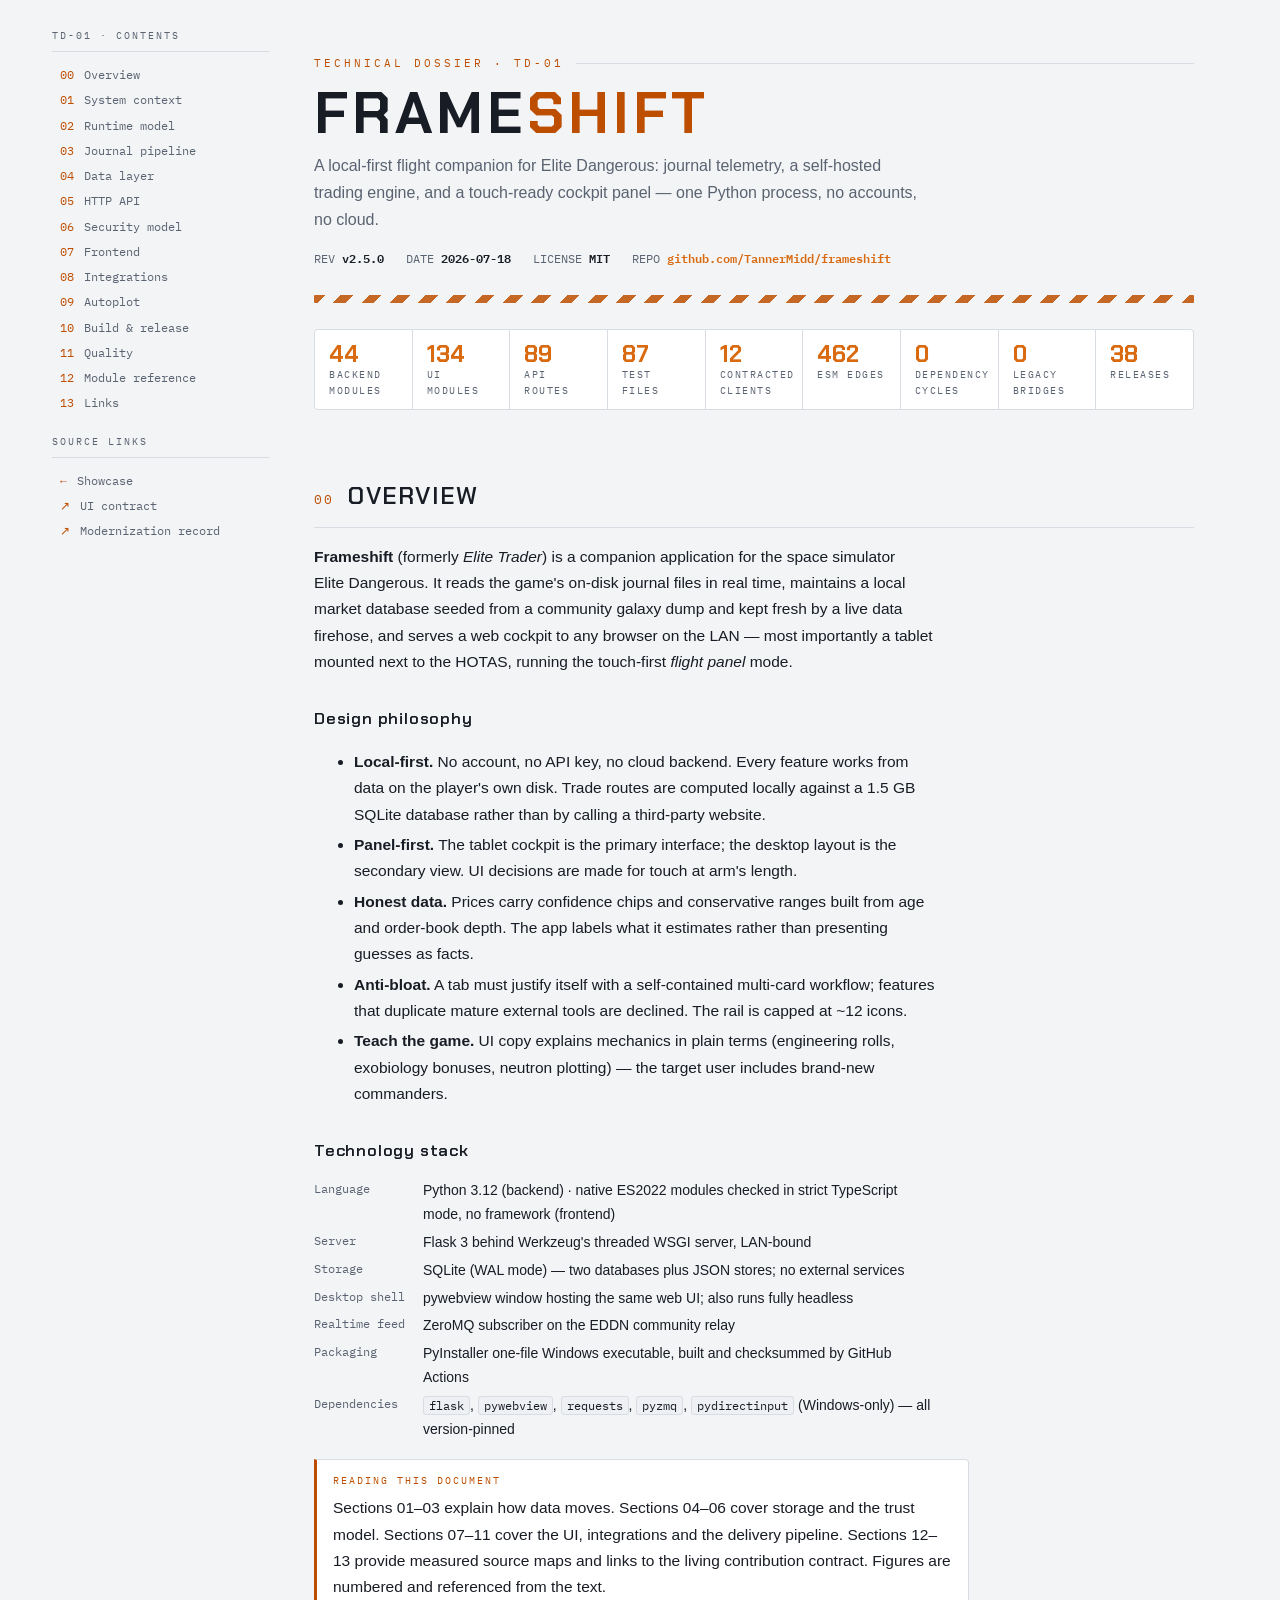
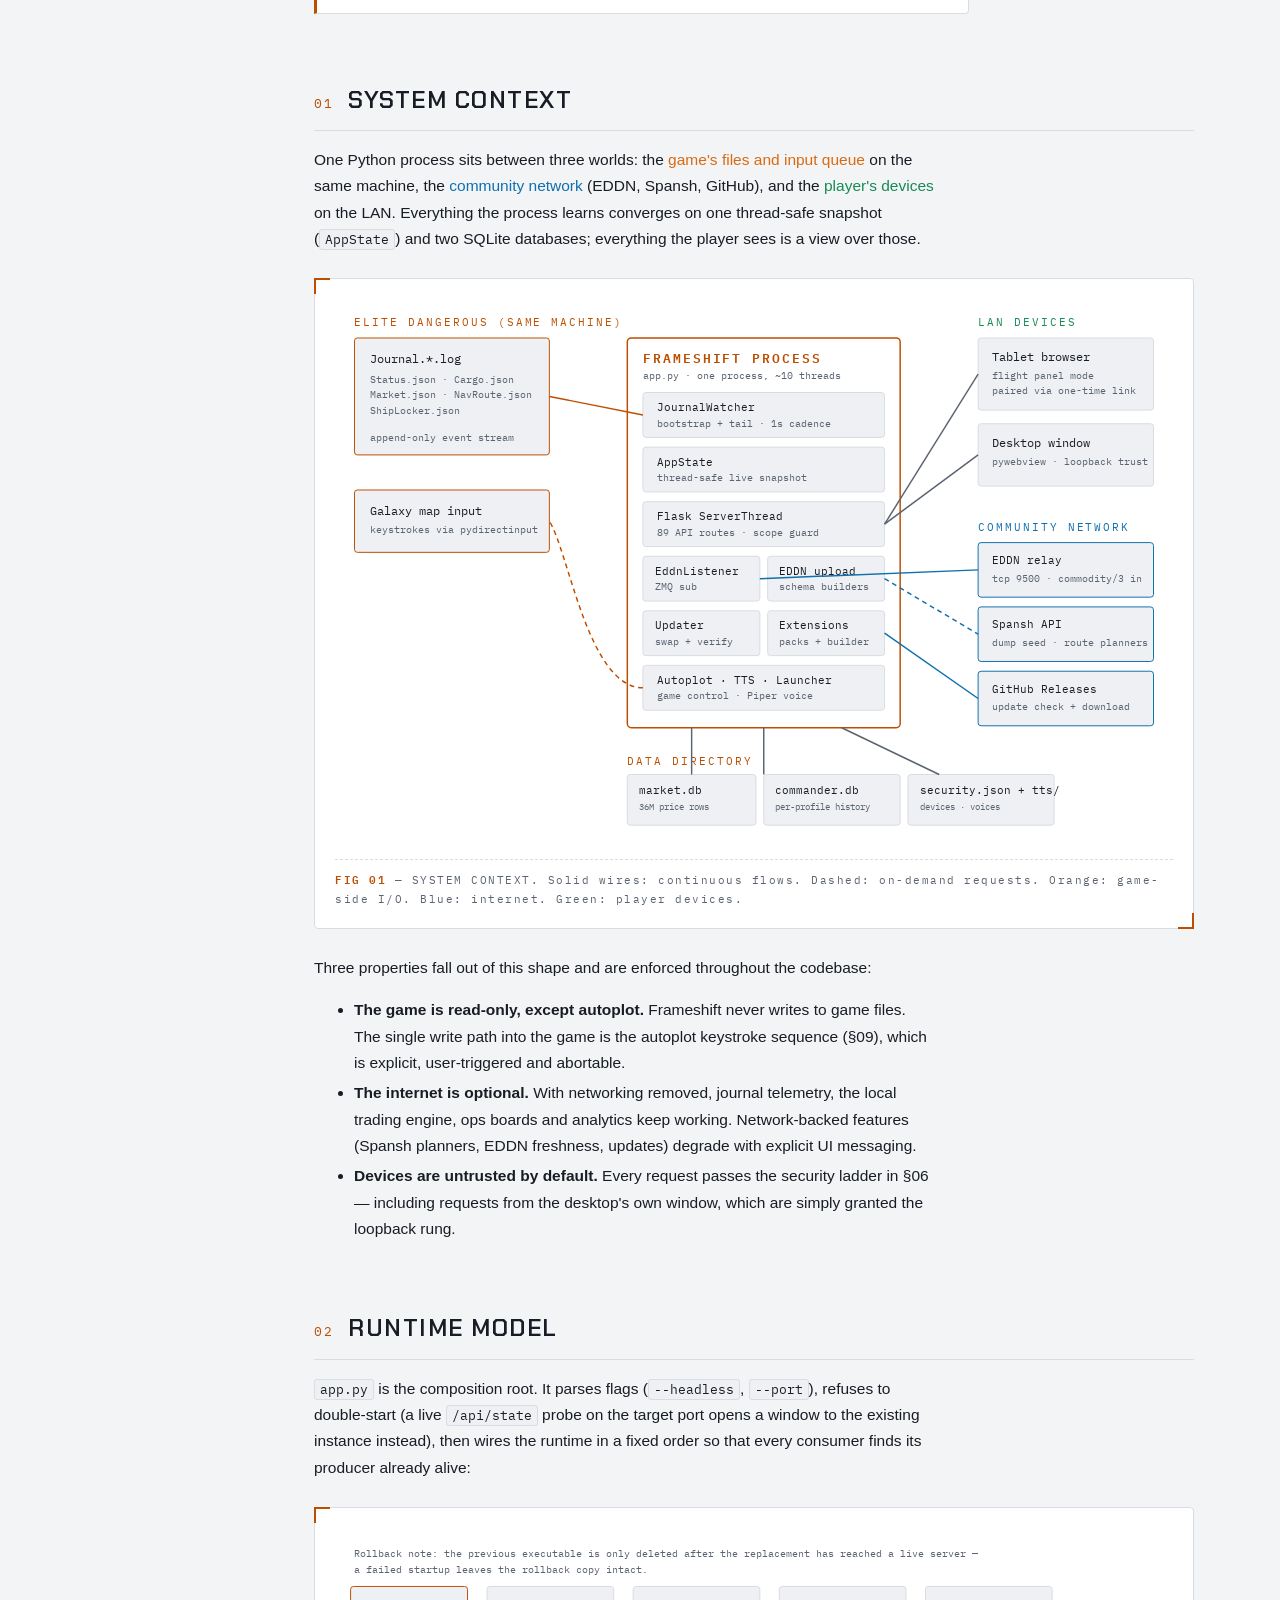
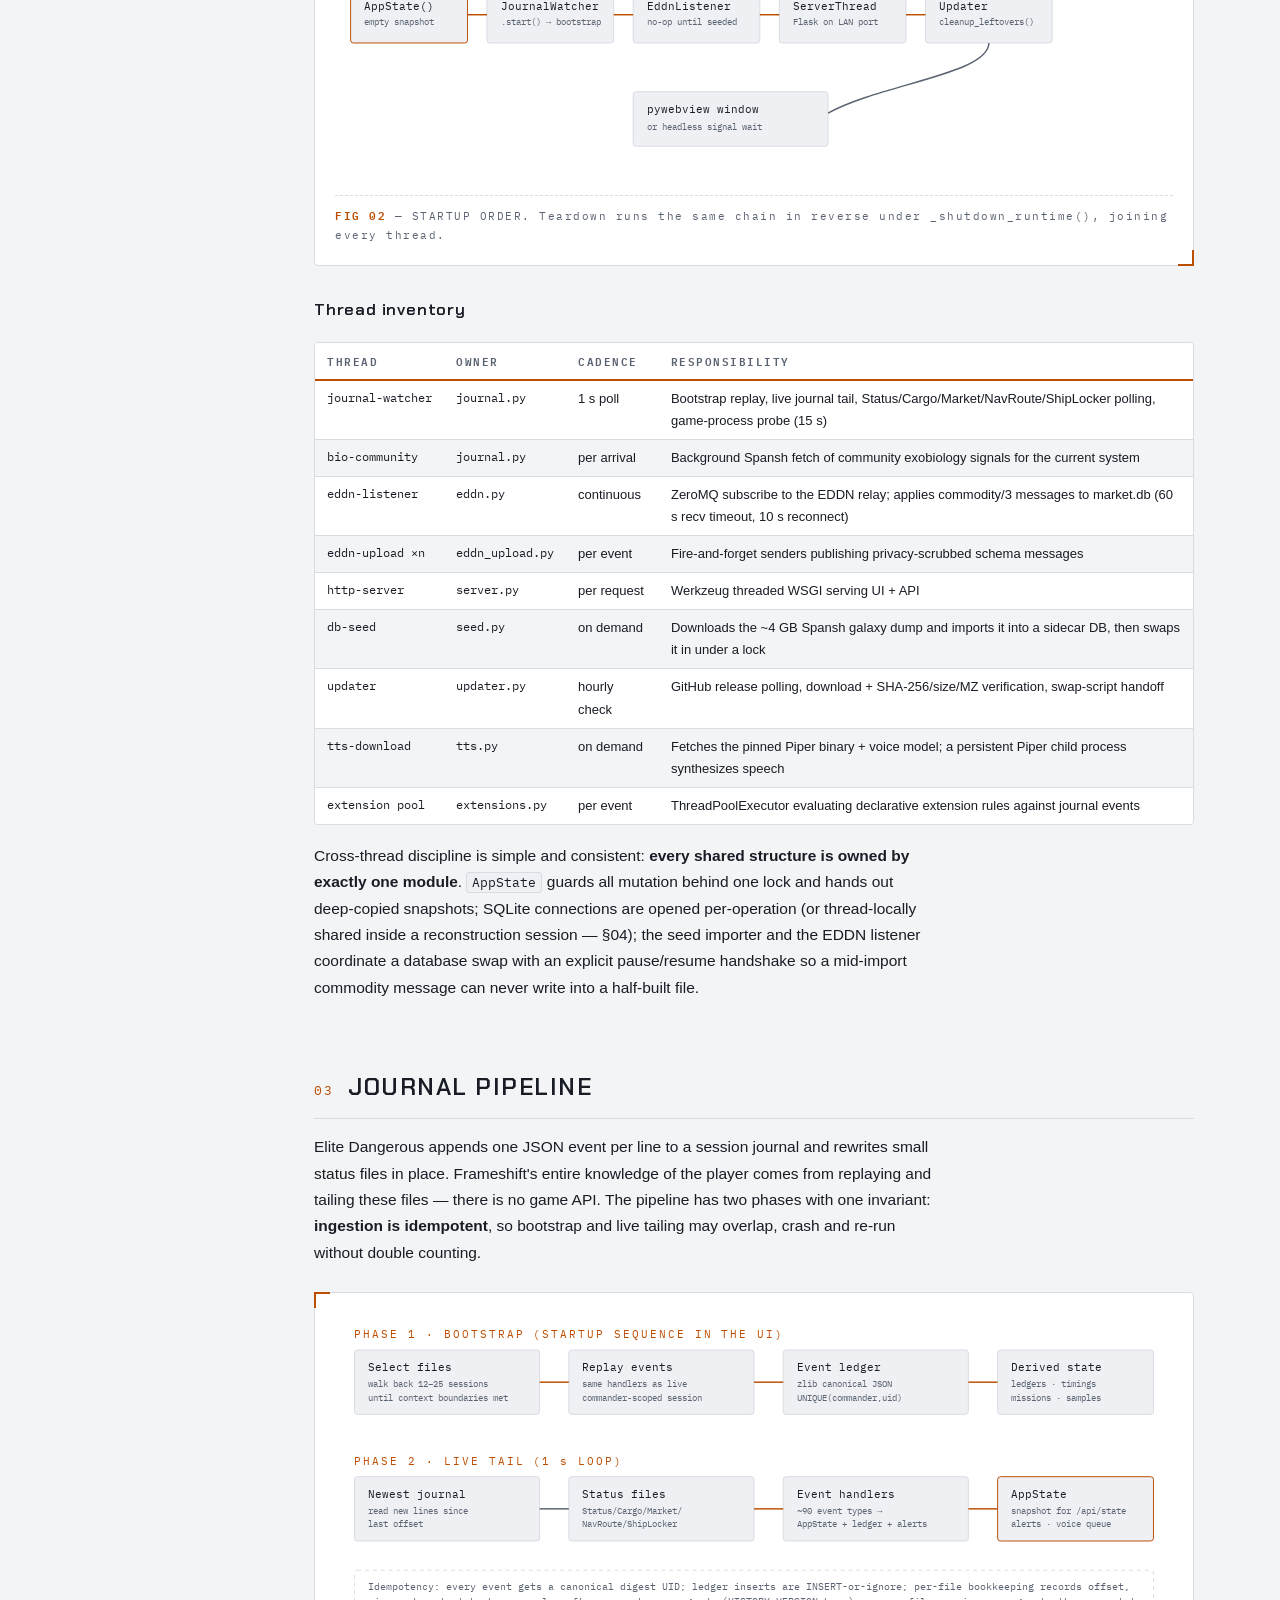
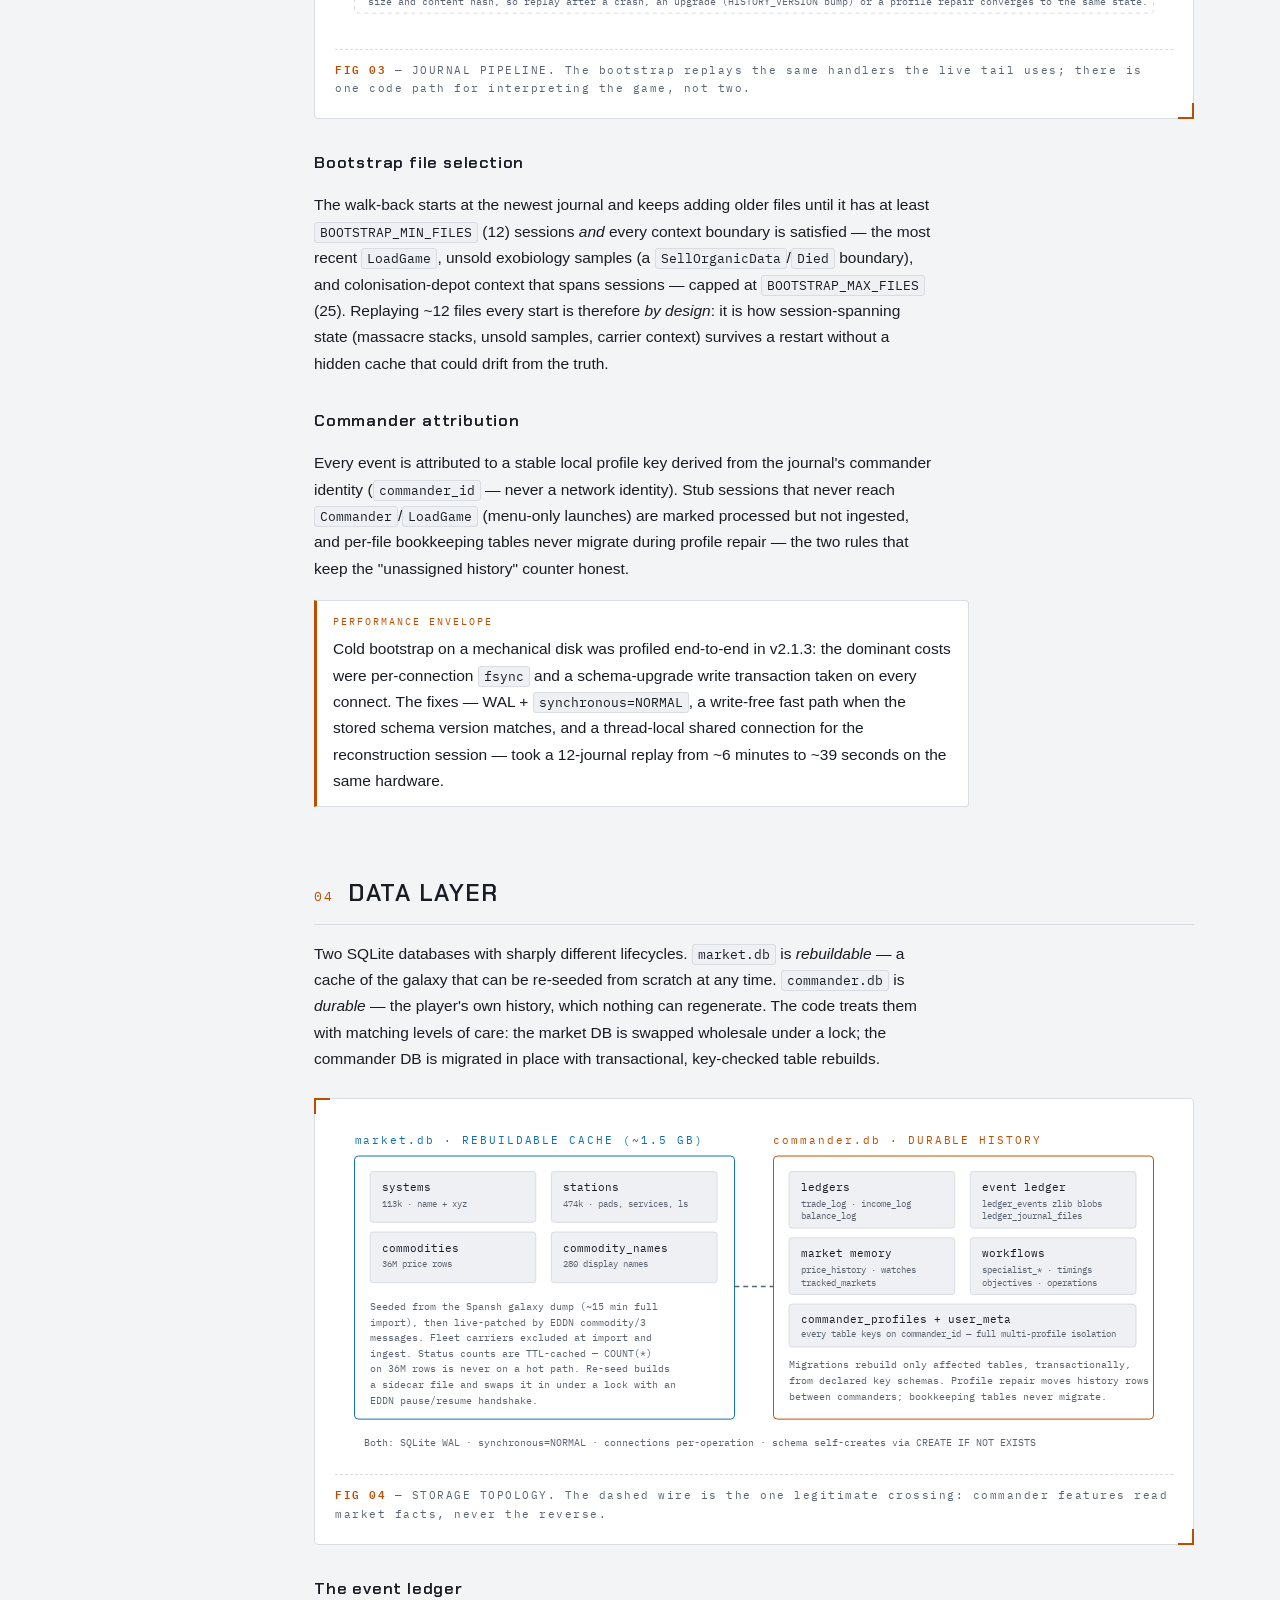
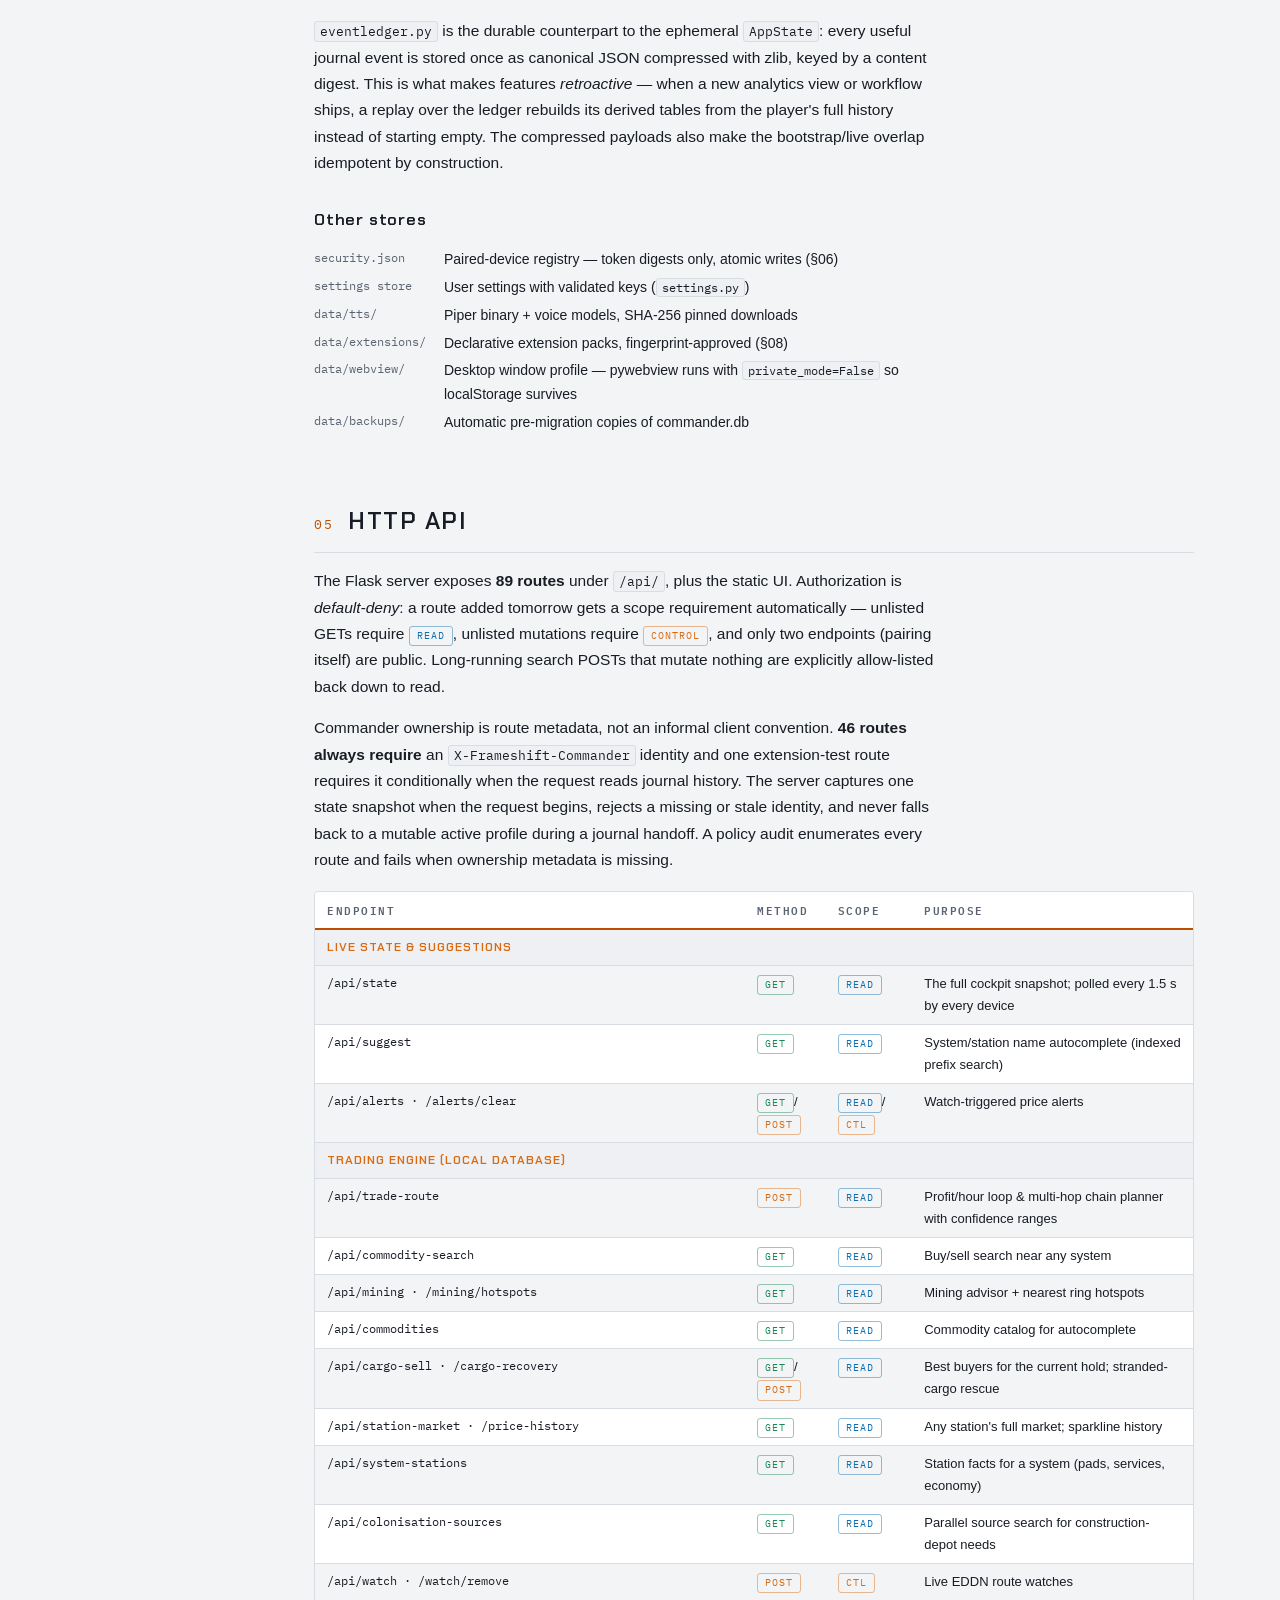
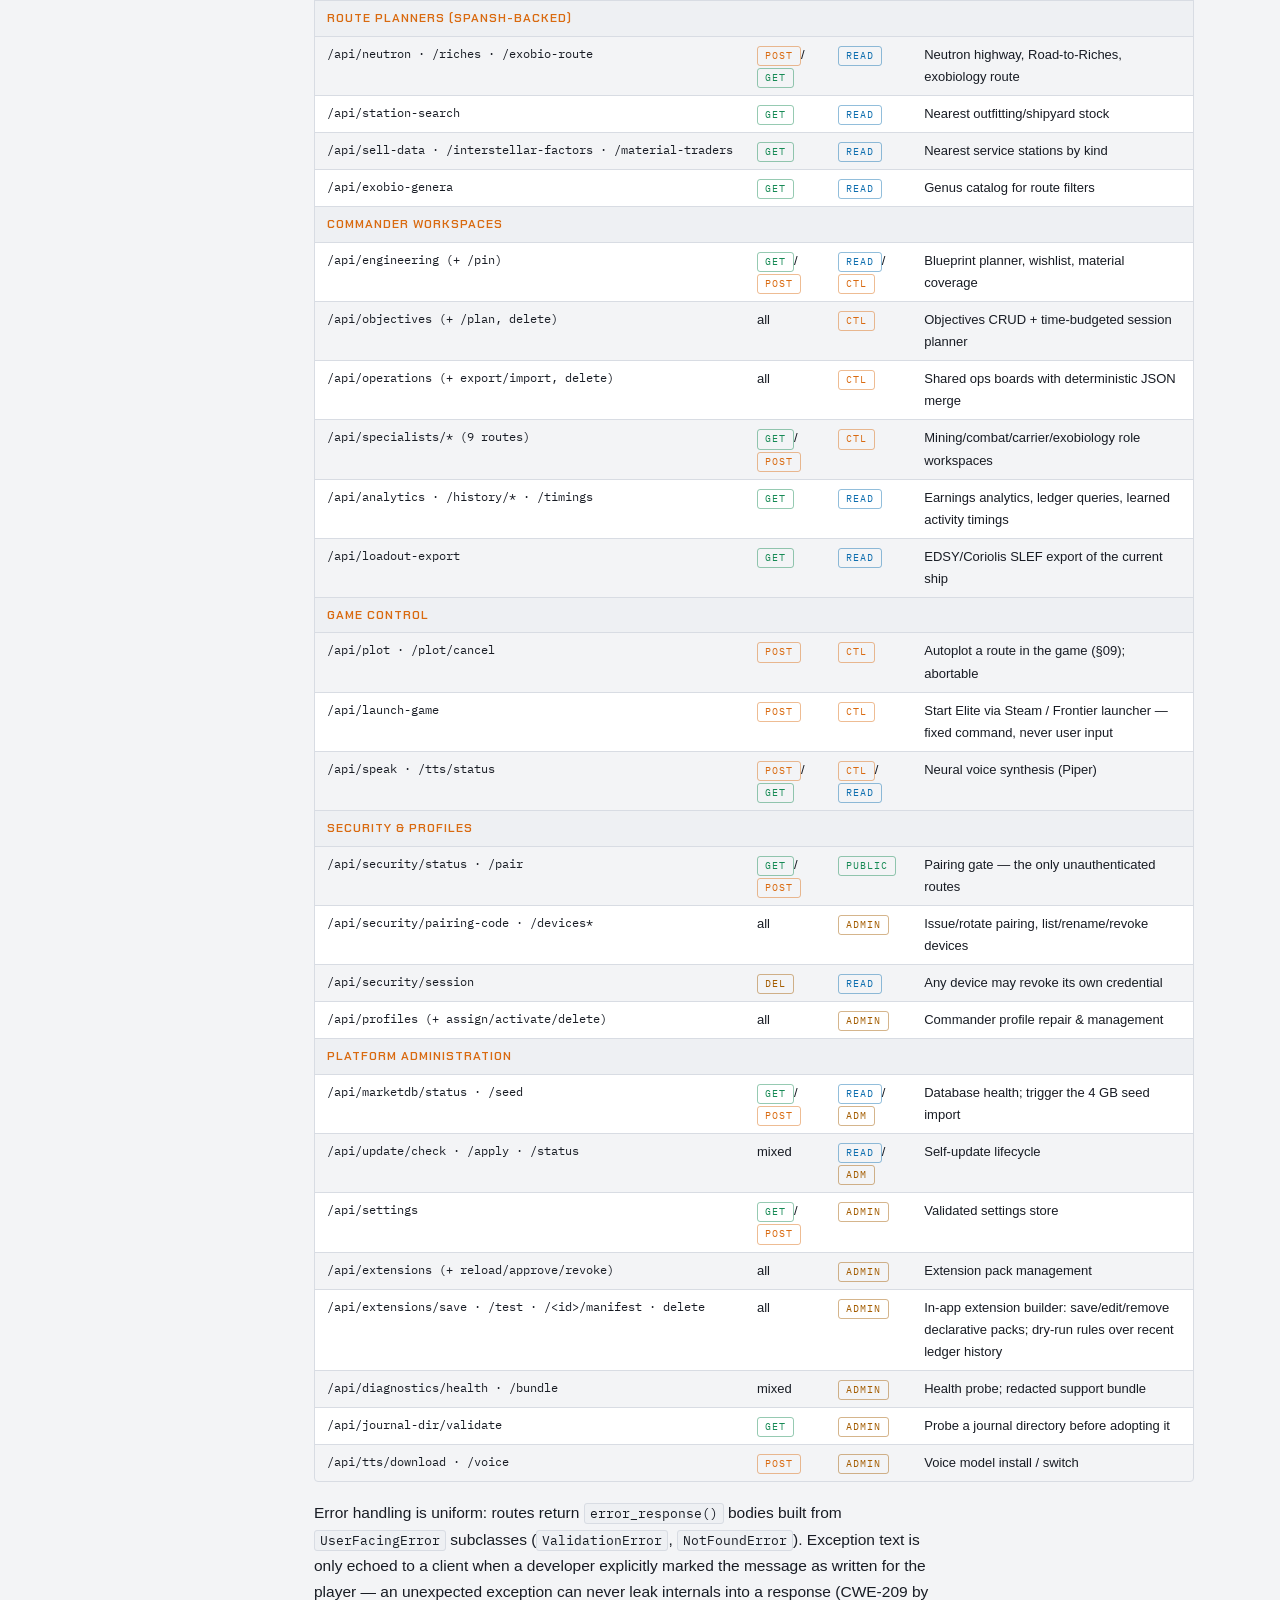
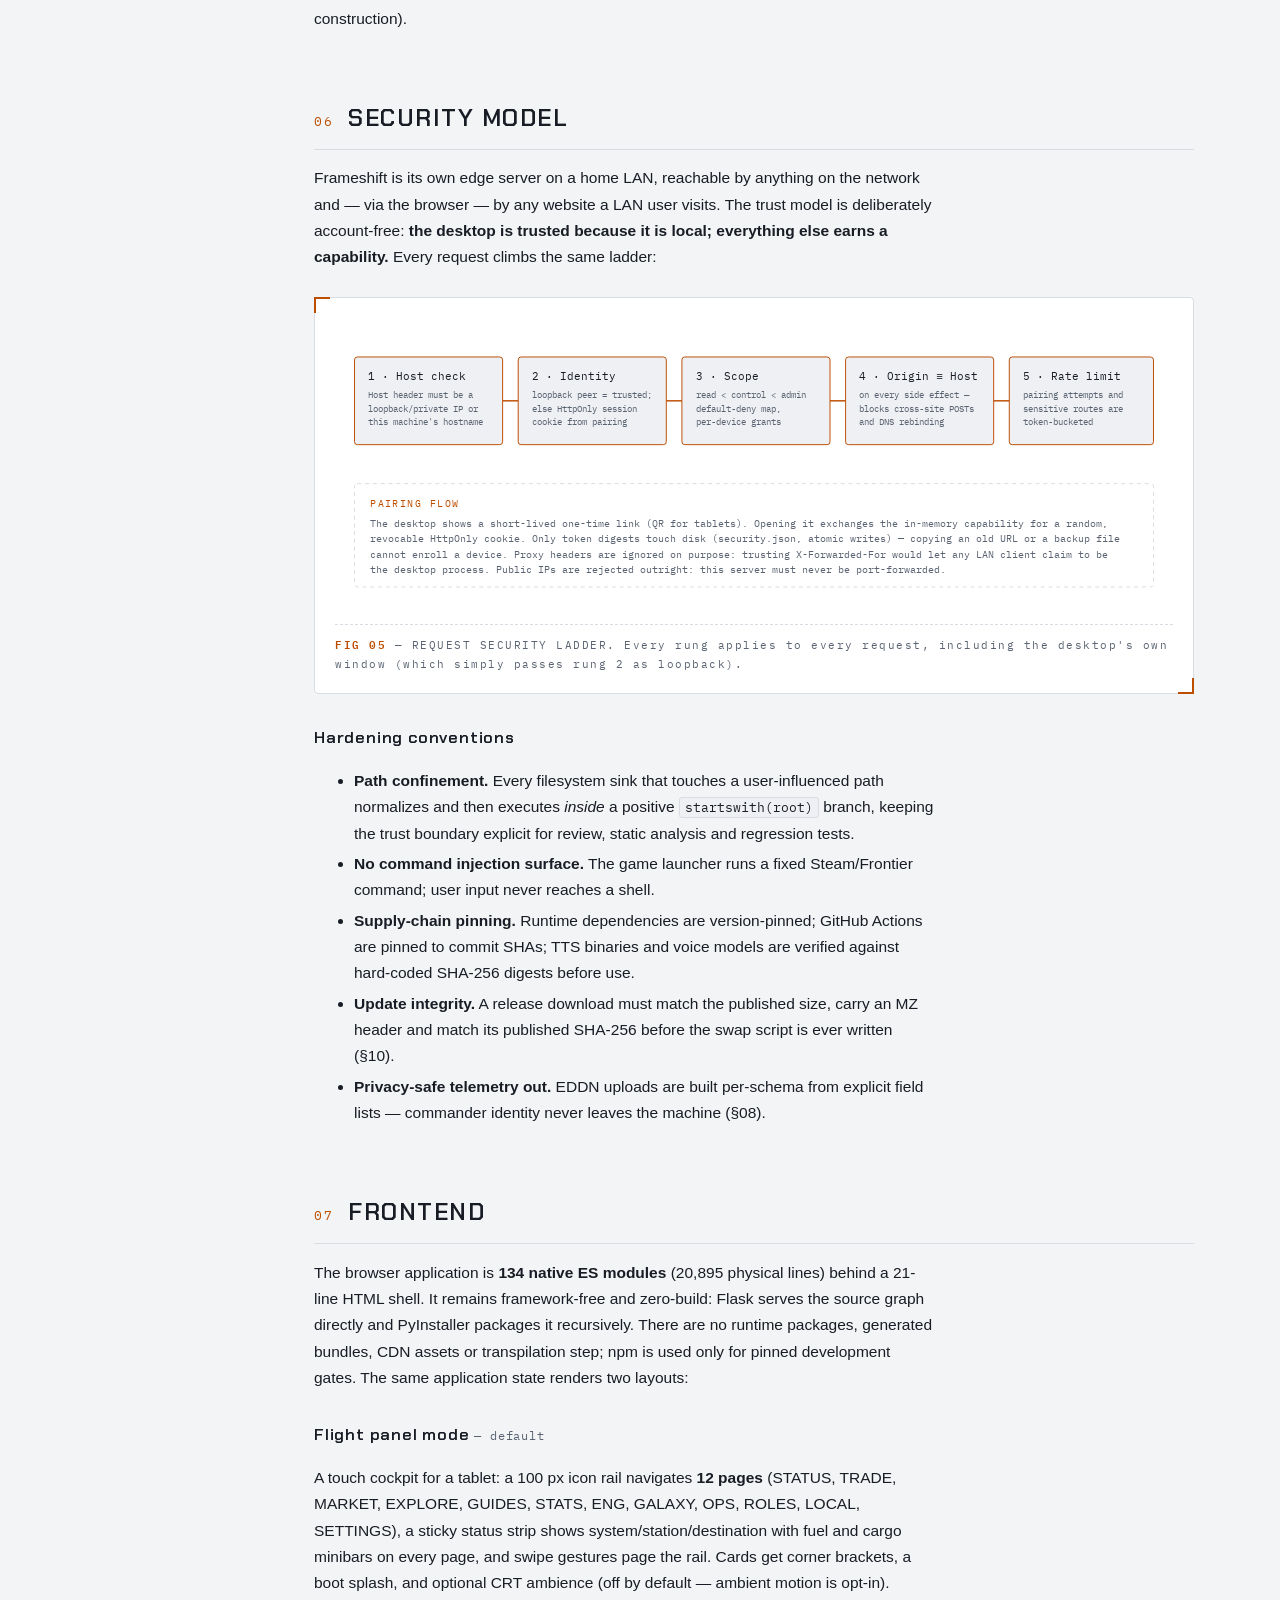
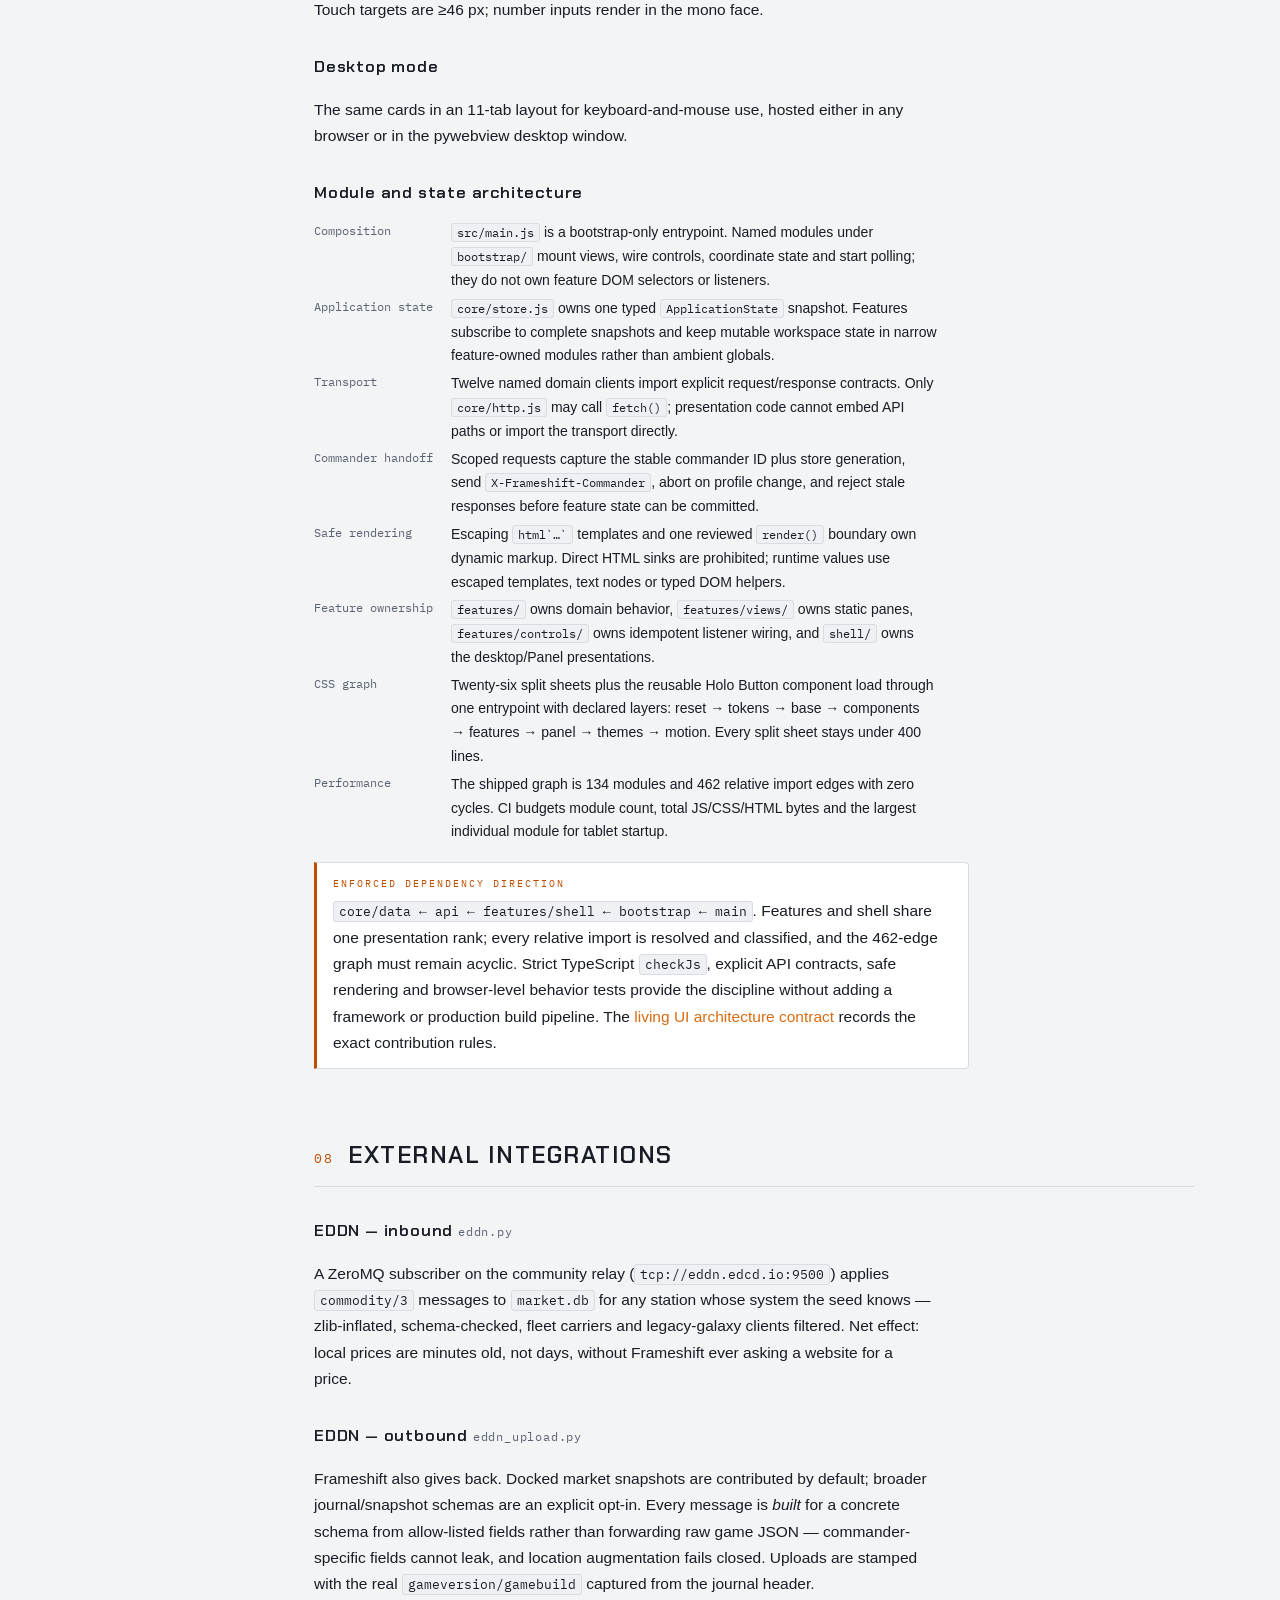
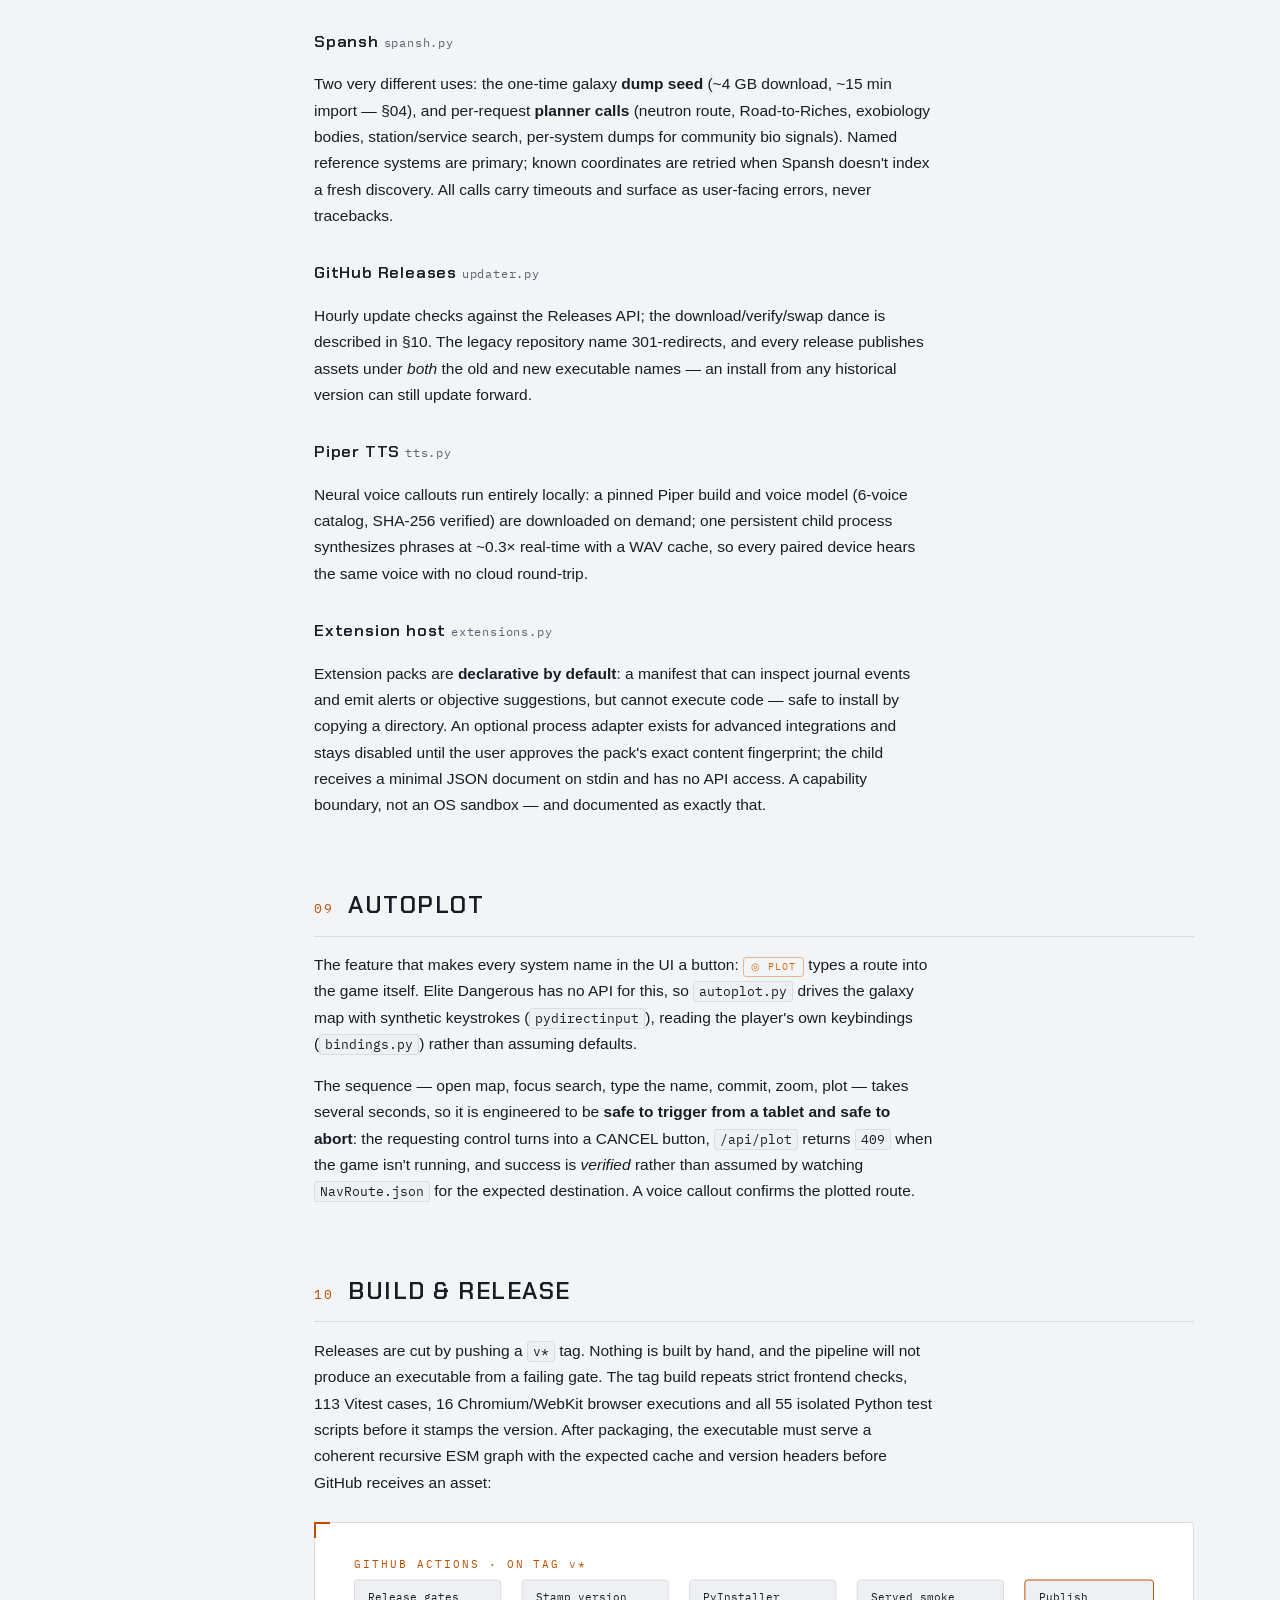
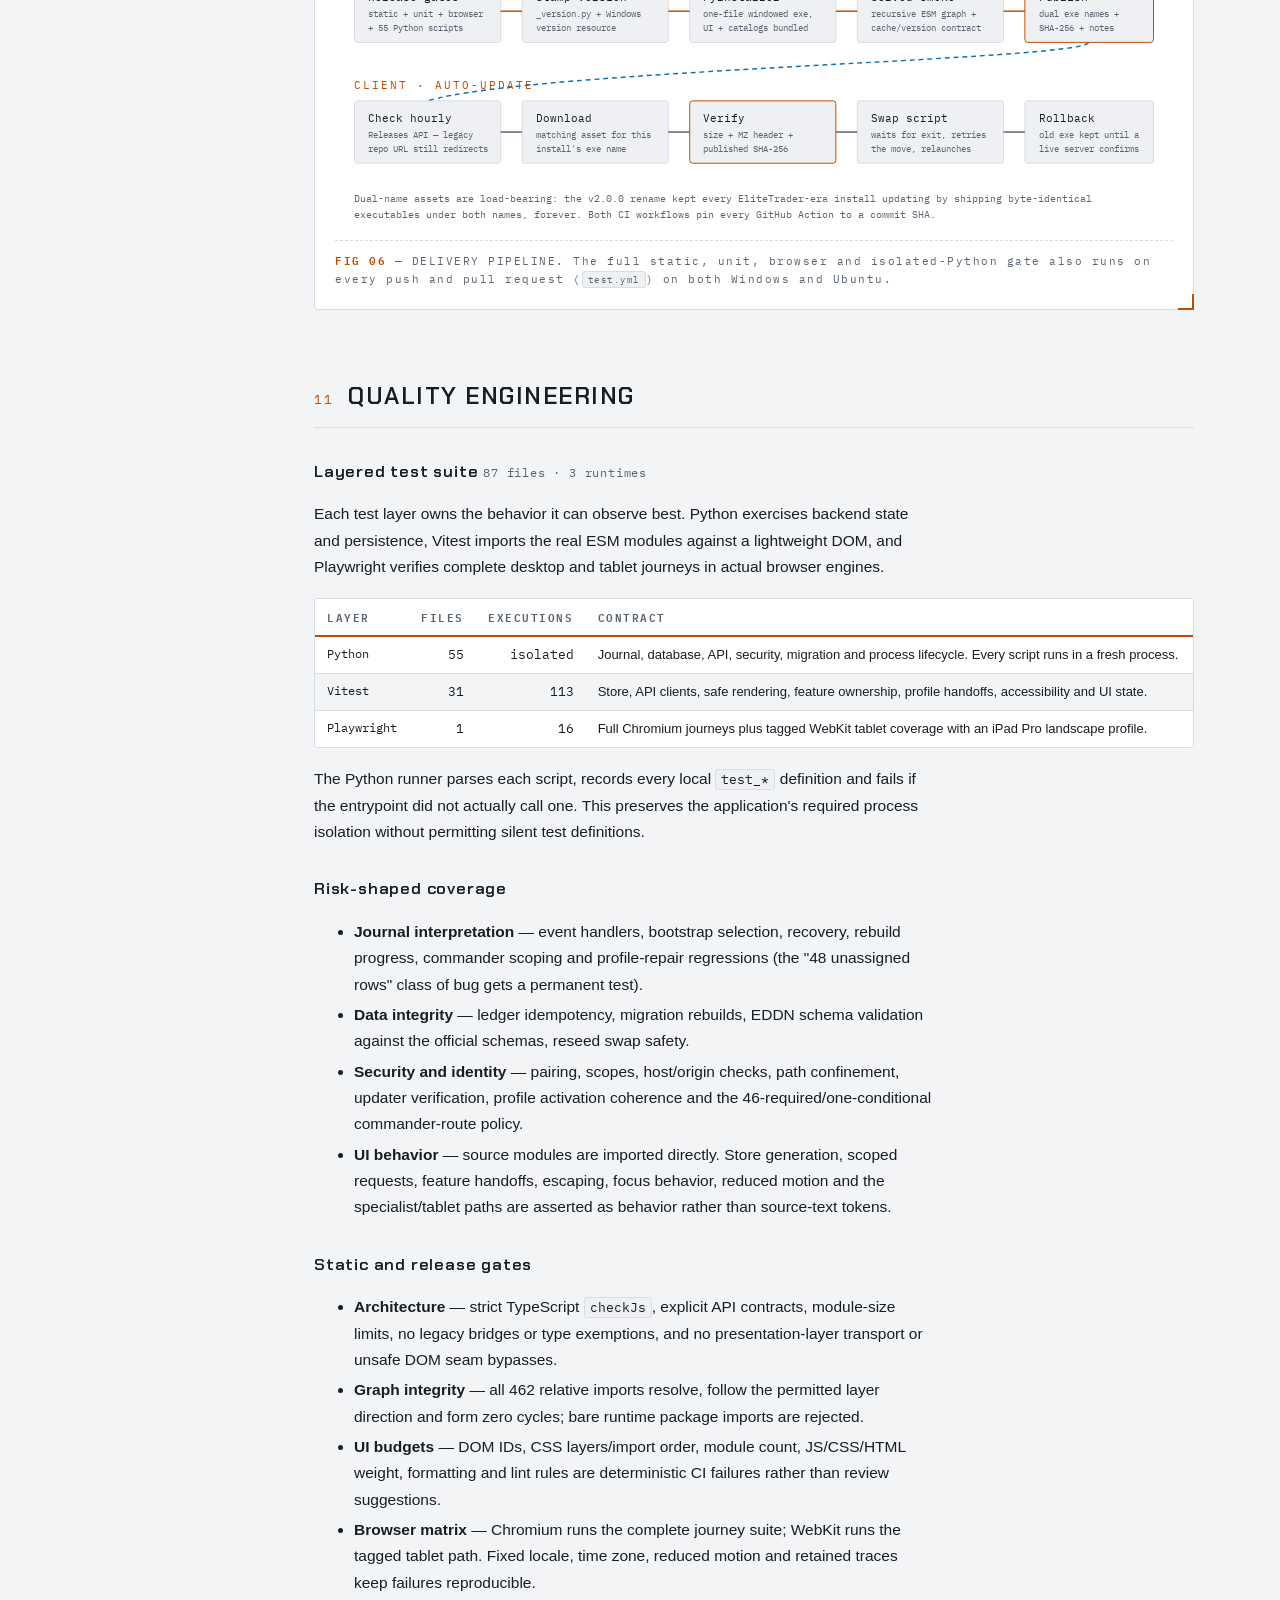
<file: architecture/index.html>
<!doctype html>
<html lang="en">
<head>
<meta charset="utf-8">
<meta name="description" content="Frameshift engineering dossier: full technical documentation of the Elite Dangerous companion app — architecture diagrams, journal pipeline, data layer, HTTP API, security model, and module reference.">
<meta property="og:title" content="Frameshift — Engineering Dossier">
<meta property="og:description" content="Complete technical documentation: architecture, data flows, API, security model and module reference.">
<meta property="og:type" content="article">
<meta property="og:url" content="https://tannermidd.github.io/frameshift/architecture/">
<link rel="icon" href="../assets/icon.svg" type="image/svg+xml">
<title>Frameshift — Engineering Dossier</title>
<meta name="viewport" content="width=device-width, initial-scale=1">
<style>
@font-face { font-family: "Chakra Petch"; font-weight: 600; font-style: normal; font-display: swap; src: url([data-uri]) format("woff2"); }
@font-face { font-family: "Chakra Petch"; font-weight: 700; font-style: normal; font-display: swap; src: url([data-uri]) format("woff2"); }
@font-face { font-family: "IBM Plex Mono"; font-weight: 400; font-style: normal; font-display: swap; src: url([data-uri]) format("woff2"); }
@font-face { font-family: "IBM Plex Mono"; font-weight: 600; font-style: normal; font-display: swap; src: url([data-uri]) format("woff2"); }

/* ---------- tokens ---------- */
:root {
  --bg: #0b0d11;
  --panel: #12151b;
  --panel2: #171b22;
  --ink: #e6e2da;
  --dim: #969eab;
  --line: #272d38;
  --accent: #ff7100;
  --accent2: #ff9a40;
  --ext: #57b8ff;
  --good: #3fd18c;
  --warn: #ffb054;
  --code-bg: #10131a;
  color-scheme: dark;
}
@media (prefers-color-scheme: light) {
  :root {
    --bg: #f3f4f6;
    --panel: #ffffff;
    --panel2: #eef0f3;
    --ink: #181c24;
    --dim: #5a6371;
    --line: #d8dce3;
    --accent: #bd4e00;
    --accent2: #d96a10;
    --ext: #0f6faf;
    --good: #178a55;
    --warn: #a35c00;
    --code-bg: #eef0f3;
    color-scheme: light;
  }
}
:root[data-theme="dark"] {
  --bg: #0b0d11; --panel: #12151b; --panel2: #171b22; --ink: #e6e2da;
  --dim: #969eab; --line: #272d38; --accent: #ff7100; --accent2: #ff9a40;
  --ext: #57b8ff; --good: #3fd18c; --warn: #ffb054; --code-bg: #10131a;
  color-scheme: dark;
}
:root[data-theme="light"] {
  --bg: #f3f4f6; --panel: #ffffff; --panel2: #eef0f3; --ink: #181c24;
  --dim: #5a6371; --line: #d8dce3; --accent: #bd4e00; --accent2: #d96a10;
  --ext: #0f6faf; --good: #178a55; --warn: #a35c00; --code-bg: #eef0f3;
  color-scheme: light;
}

/* ---------- base ---------- */
* { box-sizing: border-box; }
html { scroll-behavior: smooth; }
@media (prefers-reduced-motion: reduce) { html { scroll-behavior: auto; } }
body {
  margin: 0;
  background: var(--bg);
  color: var(--ink);
  font: 15.5px/1.7 "Segoe UI", -apple-system, BlinkMacSystemFont, Roboto, "Helvetica Neue", Arial, sans-serif;
}
a { color: var(--accent2); text-decoration: none; }
a:hover { text-decoration: underline; }
a:focus-visible, button:focus-visible { outline: 2px solid var(--accent); outline-offset: 2px; }
code, .mono { font-family: "IBM Plex Mono", Consolas, monospace; }
code {
  background: var(--code-bg);
  border: 1px solid var(--line);
  border-radius: 3px;
  padding: 1px 5px;
  font-size: .85em;
}
p, ul, ol { max-width: 72ch; }
li { margin: 4px 0; }
strong { color: var(--ink); }

/* ---------- shell ---------- */
.shell { display: flex; max-width: 1220px; margin: 0 auto; padding: 0 22px 90px; gap: 44px; }
main { min-width: 0; flex: 1; max-width: 880px; }
nav.toc {
  width: 218px; flex: none;
  position: sticky; top: 0; align-self: flex-start;
  max-height: 100vh; overflow-y: auto;
  padding: 28px 0 40px;
  font-family: "IBM Plex Mono", Consolas, monospace;
  font-size: 11.5px; line-height: 1.5;
}
nav.toc .toc-label {
  color: var(--dim); letter-spacing: 2px; font-size: 10px;
  border-bottom: 1px solid var(--line); padding-bottom: 8px; margin-bottom: 10px;
}
nav.toc a {
  display: flex; gap: 10px; padding: 4px 6px; color: var(--dim);
  border-left: 2px solid transparent; border-radius: 0 3px 3px 0;
}
nav.toc a:hover { color: var(--ink); background: var(--panel); text-decoration: none; border-left-color: var(--accent); }
nav.toc a .n { color: var(--accent); flex: none; }
@media (max-width: 1120px) { nav.toc { display: none; } .shell { display: block; } }

/* ---------- masthead ---------- */
header.masthead { padding: 54px 0 0; }
.eyebrow {
  font-family: "IBM Plex Mono", Consolas, monospace;
  font-size: 11px; letter-spacing: 3px; color: var(--accent);
  display: flex; align-items: center; gap: 12px;
}
.eyebrow::after { content: ""; flex: 1; height: 1px; background: var(--line); }
h1.title {
  font-family: "Chakra Petch", "Segoe UI", sans-serif;
  font-weight: 700; font-size: clamp(38px, 6vw, 58px);
  letter-spacing: 4px; margin: 10px 0 2px; line-height: 1.05;
  text-wrap: balance;
}
h1.title .shift { color: var(--accent); }
.subtitle { color: var(--dim); font-size: 16px; max-width: 68ch; margin: 8px 0 0; }
.docmeta {
  font-family: "IBM Plex Mono", Consolas, monospace;
  font-size: 11.5px; color: var(--dim); margin-top: 16px;
  display: flex; flex-wrap: wrap; gap: 6px 22px;
}
.docmeta b { color: var(--ink); font-weight: 600; }
.hazard {
  margin: 26px 0 0; height: 8px;
  background: repeating-linear-gradient(-45deg, var(--accent) 0 9px, transparent 9px 20px);
  opacity: .85; border-radius: 1px;
}

/* stat strip */
.stats {
  display: grid; grid-template-columns: repeat(auto-fit, minmax(96px, 1fr));
  gap: 1px; background: var(--line); border: 1px solid var(--line);
  margin: 26px 0 0; border-radius: 4px; overflow: hidden;
}
.stats .stat { background: var(--panel); padding: 12px 14px 10px; }
.stats .v {
  font-family: "Chakra Petch", "Segoe UI", sans-serif; font-weight: 700;
  font-size: 23px; color: var(--accent2); font-variant-numeric: tabular-nums;
  line-height: 1.1;
}
.stats .k {
  font-family: "IBM Plex Mono", Consolas, monospace;
  font-size: 9.5px; letter-spacing: 1.5px; color: var(--dim); text-transform: uppercase;
}

/* ---------- sections ---------- */
section { margin-top: 66px; scroll-margin-top: 18px; }
.sec-head { display: flex; align-items: baseline; gap: 14px; border-bottom: 1px solid var(--line); padding-bottom: 10px; }
.sec-head .code {
  font-family: "IBM Plex Mono", Consolas, monospace;
  color: var(--accent); font-size: 13px; letter-spacing: 2px; flex: none;
}
h2 {
  font-family: "Chakra Petch", "Segoe UI", sans-serif; font-weight: 600;
  font-size: 24px; letter-spacing: 1.5px; margin: 0; text-transform: uppercase;
  text-wrap: balance;
}
h3 {
  font-family: "Chakra Petch", "Segoe UI", sans-serif; font-weight: 600;
  font-size: 16.5px; letter-spacing: .8px; margin: 30px 0 8px;
}
h3 .mono-tag { font-family: "IBM Plex Mono", Consolas, monospace; font-size: 12px; color: var(--dim); font-weight: 400; }

/* ---------- figures ---------- */
figure.plate {
  margin: 26px 0; padding: 20px; position: relative;
  background: var(--panel); border: 1px solid var(--line); border-radius: 4px;
}
figure.plate::before, figure.plate::after {
  content: ""; position: absolute; width: 14px; height: 14px; pointer-events: none;
}
figure.plate::before { top: -1px; left: -1px; border-top: 2px solid var(--accent); border-left: 2px solid var(--accent); }
figure.plate::after { bottom: -1px; right: -1px; border-bottom: 2px solid var(--accent); border-right: 2px solid var(--accent); }
figure.plate figcaption {
  font-family: "IBM Plex Mono", Consolas, monospace;
  font-size: 11px; letter-spacing: 1.5px; color: var(--dim);
  margin-top: 14px; border-top: 1px dashed var(--line); padding-top: 10px;
}
figure.plate figcaption b { color: var(--accent); font-weight: 600; }
.svgwrap { overflow-x: auto; }
.svgwrap svg { display: block; min-width: 640px; width: 100%; height: auto; }

/* SVG diagram text */
svg .dt { font-family: "IBM Plex Mono", Consolas, monospace; fill: var(--ink); }
svg .dd { font-family: "IBM Plex Mono", Consolas, monospace; fill: var(--dim); }
svg .da { font-family: "IBM Plex Mono", Consolas, monospace; fill: var(--accent); }
svg .dx { font-family: "IBM Plex Mono", Consolas, monospace; fill: var(--ext); }
svg .dg { font-family: "IBM Plex Mono", Consolas, monospace; fill: var(--good); }
svg .box { fill: var(--panel2); stroke: var(--line); }
svg .boxa { fill: var(--panel2); stroke: var(--accent); }
svg .boxx { fill: var(--panel2); stroke: var(--ext); }
svg .wire { stroke: var(--dim); fill: none; }
svg .wirea { stroke: var(--accent); fill: none; }
svg .wirex { stroke: var(--ext); fill: none; }

/* ---------- tables ---------- */
.table-wrap { overflow-x: auto; margin: 18px 0; border: 1px solid var(--line); border-radius: 4px; }
table { border-collapse: collapse; width: 100%; font-size: 13px; }
th {
  font-family: "IBM Plex Mono", Consolas, monospace; font-weight: 600;
  font-size: 10.5px; letter-spacing: 1.5px; text-transform: uppercase;
  color: var(--dim); text-align: left; padding: 9px 12px;
  background: var(--panel); border-bottom: 2px solid var(--accent);
  white-space: nowrap;
}
td { padding: 7px 12px; border-bottom: 1px solid var(--line); vertical-align: top; }
tr:last-child td { border-bottom: none; }
tbody tr:nth-child(odd) td { background: var(--panel); }
td.mono, th.mono { font-family: "IBM Plex Mono", Consolas, monospace; font-size: 12px; white-space: nowrap; }
td.num { text-align: right; font-family: "IBM Plex Mono", Consolas, monospace; font-variant-numeric: tabular-nums; }
.tgroup td {
  background: var(--panel2) !important;
  font-family: "Chakra Petch", "Segoe UI", sans-serif; font-weight: 600;
  letter-spacing: 1px; font-size: 12px; text-transform: uppercase; color: var(--accent2);
}

/* chips */
.chip {
  display: inline-block; font-family: "IBM Plex Mono", Consolas, monospace;
  font-size: 9.5px; letter-spacing: 1px; padding: 1px 7px; border-radius: 3px;
  border: 1px solid var(--line); color: var(--dim); text-transform: uppercase;
  white-space: nowrap;
}
.chip.get { color: var(--good); border-color: color-mix(in srgb, var(--good) 45%, transparent); }
.chip.post { color: var(--accent2); border-color: color-mix(in srgb, var(--accent2) 45%, transparent); }
.chip.del { color: var(--warn); border-color: color-mix(in srgb, var(--warn) 45%, transparent); }
.chip.read { color: var(--ext); border-color: color-mix(in srgb, var(--ext) 45%, transparent); }
.chip.control { color: var(--accent2); border-color: color-mix(in srgb, var(--accent2) 45%, transparent); }
.chip.admin { color: var(--warn); border-color: color-mix(in srgb, var(--warn) 45%, transparent); }
.chip.public { color: var(--good); border-color: color-mix(in srgb, var(--good) 45%, transparent); }

/* callouts */
.callout {
  border: 1px solid var(--line); border-left: 3px solid var(--accent);
  background: var(--panel); padding: 12px 16px; margin: 18px 0;
  border-radius: 0 4px 4px 0; max-width: 76ch;
}
.callout .c-label {
  font-family: "IBM Plex Mono", Consolas, monospace; font-size: 10px;
  letter-spacing: 2px; color: var(--accent); text-transform: uppercase;
}
.callout p { margin: 6px 0 0; }

/* bar charts */
.bars { display: grid; gap: 5px; margin: 18px 0; }
.bar { display: grid; grid-template-columns: 172px 1fr 58px; align-items: center; gap: 10px; }
.bar .bl { font-family: "IBM Plex Mono", Consolas, monospace; font-size: 11.5px; color: var(--ink); text-align: right; overflow: hidden; text-overflow: ellipsis; white-space: nowrap; }
.bar .bt { height: 13px; background: var(--panel2); border-radius: 2px; overflow: hidden; }
.bar .bf { height: 100%; background: linear-gradient(90deg, var(--accent), var(--accent2)); border-radius: 2px; }
.bar.alt .bf { background: var(--ext); opacity: .75; }
.bar .bv { font-family: "IBM Plex Mono", Consolas, monospace; font-size: 11px; color: var(--dim); font-variant-numeric: tabular-nums; }
@media (max-width: 620px) { .bar { grid-template-columns: 110px 1fr 52px; } }

/* misc */
.kv { display: grid; grid-template-columns: max-content 1fr; gap: 4px 18px; font-size: 14px; margin: 14px 0; max-width: 80ch; }
.kv dt { font-family: "IBM Plex Mono", Consolas, monospace; font-size: 12px; color: var(--dim); white-space: nowrap; }
.kv dd { margin: 0; }
pre.block {
  background: var(--code-bg); border: 1px solid var(--line); border-radius: 4px;
  padding: 14px 16px; overflow-x: auto; font-family: "IBM Plex Mono", Consolas, monospace;
  font-size: 12px; line-height: 1.6; margin: 16px 0;
}
footer.colophon {
  margin-top: 80px; border-top: 1px solid var(--line); padding-top: 18px;
  font-family: "IBM Plex Mono", Consolas, monospace; font-size: 11px; color: var(--dim);
  display: flex; flex-wrap: wrap; gap: 6px 26px;
}
</style>
</head>
<body>


<div class="shell">
<nav class="toc" aria-label="Contents">
  <div class="toc-label">TD-01 · CONTENTS</div>
  <a href="#s00"><span class="n">00</span> Overview</a>
  <a href="#s01"><span class="n">01</span> System context</a>
  <a href="#s02"><span class="n">02</span> Runtime model</a>
  <a href="#s03"><span class="n">03</span> Journal pipeline</a>
  <a href="#s04"><span class="n">04</span> Data layer</a>
  <a href="#s05"><span class="n">05</span> HTTP API</a>
  <a href="#s06"><span class="n">06</span> Security model</a>
  <a href="#s07"><span class="n">07</span> Frontend</a>
  <a href="#s08"><span class="n">08</span> Integrations</a>
  <a href="#s09"><span class="n">09</span> Autoplot</a>
  <a href="#s10"><span class="n">10</span> Build &amp; release</a>
  <a href="#s11"><span class="n">11</span> Quality</a>
  <a href="#s12"><span class="n">12</span> Module reference</a>
  <a href="#s13"><span class="n">13</span> Links</a>
  <div class="toc-label" style="margin-top:18px">SOURCE LINKS</div>
  <a href="../"><span class="n">←</span> Showcase</a>
  <a href="https://github.com/TannerMidd/frameshift/blob/main/docs/UI_ARCHITECTURE.md"><span class="n">↗</span> UI contract</a>
  <a href="https://github.com/TannerMidd/frameshift/blob/main/docs/UI_ARCHITECTURE_PLAN.md"><span class="n">↗</span> Modernization record</a>
</nav>
<main>

<header class="masthead">
  <div class="eyebrow">TECHNICAL DOSSIER · TD-01</div>
  <h1 class="title">FRAME<span class="shift">SHIFT</span></h1>
  <p class="subtitle">A local-first flight companion for Elite&nbsp;Dangerous: journal telemetry, a
  self-hosted trading engine, and a touch-ready cockpit panel — one Python process, no accounts, no cloud.</p>
  <div class="docmeta">
    <span>REV <b>v2.5.0</b></span>
    <span>DATE <b>2026-07-18</b></span>
    <span>LICENSE <b>MIT</b></span>
    <span>REPO <b><a href="https://github.com/TannerMidd/frameshift">github.com/TannerMidd/frameshift</a></b></span>
  </div>
  <div class="hazard" aria-hidden="true"></div>
  <div class="stats" role="list">
    <div class="stat" role="listitem"><div class="v">44</div><div class="k">Backend modules</div></div>
    <div class="stat" role="listitem"><div class="v">134</div><div class="k">UI modules</div></div>
    <div class="stat" role="listitem"><div class="v">89</div><div class="k">API routes</div></div>
    <div class="stat" role="listitem"><div class="v">87</div><div class="k">Test files</div></div>
    <div class="stat" role="listitem"><div class="v">12</div><div class="k">Contracted clients</div></div>
    <div class="stat" role="listitem"><div class="v">462</div><div class="k">ESM edges</div></div>
    <div class="stat" role="listitem"><div class="v">0</div><div class="k">Dependency cycles</div></div>
    <div class="stat" role="listitem"><div class="v">0</div><div class="k">Legacy bridges</div></div>
    <div class="stat" role="listitem"><div class="v">38</div><div class="k">Releases</div></div>
  </div>
</header>

<!-- ============================================================ -->
<section id="s00">
  <div class="sec-head"><span class="code">00</span><h2>Overview</h2></div>
  <p><strong>Frameshift</strong> (formerly <em>Elite Trader</em>) is a companion application for the space
  simulator Elite&nbsp;Dangerous. It reads the game's on-disk journal files in real time, maintains a
  local market database seeded from a community galaxy dump and kept fresh by a live data firehose,
  and serves a web cockpit to any browser on the LAN — most importantly a tablet mounted next to the
  HOTAS, running the touch-first <em>flight panel</em> mode.</p>

  <h3>Design philosophy</h3>
  <ul>
    <li><strong>Local-first.</strong> No account, no API key, no cloud backend. Every feature works from data
      on the player's own disk. Trade routes are computed locally against a 1.5&nbsp;GB SQLite database rather
      than by calling a third-party website.</li>
    <li><strong>Panel-first.</strong> The tablet cockpit is the primary interface; the desktop layout is the
      secondary view. UI decisions are made for touch at arm's length.</li>
    <li><strong>Honest data.</strong> Prices carry confidence chips and conservative ranges built from age and
      order-book depth. The app labels what it estimates rather than presenting guesses as facts.</li>
    <li><strong>Anti-bloat.</strong> A tab must justify itself with a self-contained multi-card workflow;
      features that duplicate mature external tools are declined. The rail is capped at ~12 icons.</li>
    <li><strong>Teach the game.</strong> UI copy explains mechanics in plain terms (engineering rolls, exobiology
      bonuses, neutron plotting) — the target user includes brand-new commanders.</li>
  </ul>

  <h3>Technology stack</h3>
  <dl class="kv">
    <dt>Language</dt><dd>Python 3.12 (backend) · native ES2022 modules checked in strict TypeScript mode, no framework (frontend)</dd>
    <dt>Server</dt><dd>Flask 3 behind Werkzeug's threaded WSGI server, LAN-bound</dd>
    <dt>Storage</dt><dd>SQLite (WAL mode) — two databases plus JSON stores; no external services</dd>
    <dt>Desktop shell</dt><dd>pywebview window hosting the same web UI; also runs fully headless</dd>
    <dt>Realtime feed</dt><dd>ZeroMQ subscriber on the EDDN community relay</dd>
    <dt>Packaging</dt><dd>PyInstaller one-file Windows executable, built and checksummed by GitHub Actions</dd>
    <dt>Dependencies</dt><dd><code>flask</code>, <code>pywebview</code>, <code>requests</code>, <code>pyzmq</code>, <code>pydirectinput</code> (Windows-only) — all version-pinned</dd>
  </dl>

  <div class="callout">
    <div class="c-label">Reading this document</div>
    <p>Sections 01–03 explain how data moves. Sections 04–06 cover storage and the trust model.
    Sections 07–11 cover the UI, integrations and the delivery pipeline. Sections 12–13 provide measured source
    maps and links to the living contribution contract. Figures are numbered and referenced from the text.</p>
  </div>
</section>

<!-- ============================================================ -->
<section id="s01">
  <div class="sec-head"><span class="code">01</span><h2>System context</h2></div>
  <p>One Python process sits between three worlds: the <span style="color:var(--accent2)">game's files and
  input queue</span> on the same machine, the <span style="color:var(--ext)">community network</span>
  (EDDN, Spansh, GitHub), and the <span style="color:var(--good)">player's devices</span> on the LAN.
  Everything the process learns converges on one thread-safe snapshot (<code>AppState</code>) and two
  SQLite databases; everything the player sees is a view over those.</p>

  <figure class="plate">
    <div class="svgwrap">
    <svg viewBox="0 0 860 560" role="img" aria-label="System context diagram: Elite Dangerous files feed the Frameshift process, which serves LAN devices and exchanges data with EDDN, Spansh and GitHub">
      <!-- Game column -->
      <text x="20" y="28" class="da" font-size="11" letter-spacing="2">ELITE DANGEROUS (SAME MACHINE)</text>
      <rect x="20" y="40" width="200" height="120" rx="3" class="boxa"/>
      <text x="36" y="66" class="dt" font-size="12">Journal.*.log</text>
      <text x="36" y="86" class="dd" font-size="10.5">Status.json · Cargo.json</text>
      <text x="36" y="102" class="dd" font-size="10.5">Market.json · NavRoute.json</text>
      <text x="36" y="118" class="dd" font-size="10.5">ShipLocker.json</text>
      <text x="36" y="146" class="dd" font-size="10">append-only event stream</text>

      <rect x="20" y="196" width="200" height="64" rx="3" class="boxa"/>
      <text x="36" y="222" class="dt" font-size="12">Galaxy map input</text>
      <text x="36" y="240" class="dd" font-size="10.5">keystrokes via pydirectinput</text>

      <!-- Frameshift core -->
      <rect x="300" y="40" width="280" height="400" rx="4" fill="none" stroke="var(--accent)" stroke-width="1.5"/>
      <text x="316" y="66" class="da" font-size="13" font-weight="600" letter-spacing="2">FRAMESHIFT PROCESS</text>
      <text x="316" y="82" class="dd" font-size="10">app.py · one process, ~10 threads</text>

      <rect x="316" y="96" width="248" height="46" rx="3" class="box"/>
      <text x="330" y="115" class="dt" font-size="11.5">JournalWatcher</text>
      <text x="330" y="131" class="dd" font-size="10">bootstrap + tail · 1s cadence</text>

      <rect x="316" y="152" width="248" height="46" rx="3" class="box"/>
      <text x="330" y="171" class="dt" font-size="11.5">AppState</text>
      <text x="330" y="187" class="dd" font-size="10">thread-safe live snapshot</text>

      <rect x="316" y="208" width="248" height="46" rx="3" class="box"/>
      <text x="330" y="227" class="dt" font-size="11.5">Flask ServerThread</text>
      <text x="330" y="243" class="dd" font-size="10">89 API routes · scope guard</text>

      <rect x="316" y="264" width="120" height="46" rx="3" class="box"/>
      <text x="328" y="283" class="dt" font-size="11">EddnListener</text>
      <text x="328" y="299" class="dd" font-size="10">ZMQ sub</text>

      <rect x="444" y="264" width="120" height="46" rx="3" class="box"/>
      <text x="456" y="283" class="dt" font-size="11">EDDN upload</text>
      <text x="456" y="299" class="dd" font-size="10">schema builders</text>

      <rect x="316" y="320" width="120" height="46" rx="3" class="box"/>
      <text x="328" y="339" class="dt" font-size="11">Updater</text>
      <text x="328" y="355" class="dd" font-size="10">swap + verify</text>

      <rect x="444" y="320" width="120" height="46" rx="3" class="box"/>
      <text x="456" y="339" class="dt" font-size="11">Extensions</text>
      <text x="456" y="355" class="dd" font-size="10">packs + builder</text>

      <rect x="316" y="376" width="248" height="46" rx="3" class="box"/>
      <text x="330" y="395" class="dt" font-size="11.5">Autoplot · TTS · Launcher</text>
      <text x="330" y="411" class="dd" font-size="10">game control · Piper voice</text>

      <!-- Storage -->
      <text x="300" y="478" class="da" font-size="11" letter-spacing="2">DATA DIRECTORY</text>
      <rect x="300" y="488" width="132" height="52" rx="3" class="box"/>
      <text x="312" y="508" class="dt" font-size="11">market.db</text>
      <text x="312" y="524" class="dd" font-size="9.5">36M price rows</text>
      <rect x="440" y="488" width="140" height="52" rx="3" class="box"/>
      <text x="452" y="508" class="dt" font-size="11">commander.db</text>
      <text x="452" y="524" class="dd" font-size="9.5">per-profile history</text>
      <rect x="588" y="488" width="150" height="52" rx="3" class="box"/>
      <text x="600" y="508" class="dt" font-size="11">security.json + tts/</text>
      <text x="600" y="524" class="dd" font-size="9.5">devices · voices</text>

      <!-- Devices column -->
      <text x="660" y="28" class="dg" font-size="11" letter-spacing="2">LAN DEVICES</text>
      <rect x="660" y="40" width="180" height="74" rx="3" class="box" stroke="var(--good)"/>
      <text x="674" y="64" class="dt" font-size="12">Tablet browser</text>
      <text x="674" y="82" class="dd" font-size="10.5">flight panel mode</text>
      <text x="674" y="98" class="dd" font-size="10">paired via one-time link</text>

      <rect x="660" y="128" width="180" height="64" rx="3" class="box" stroke="var(--good)"/>
      <text x="674" y="152" class="dt" font-size="12">Desktop window</text>
      <text x="674" y="170" class="dd" font-size="10.5">pywebview · loopback trust</text>

      <!-- Network column -->
      <text x="660" y="238" class="dx" font-size="11" letter-spacing="2">COMMUNITY NETWORK</text>
      <rect x="660" y="250" width="180" height="56" rx="3" class="boxx"/>
      <text x="674" y="272" class="dt" font-size="11.5">EDDN relay</text>
      <text x="674" y="290" class="dd" font-size="10">tcp 9500 · commodity/3 in</text>
      <rect x="660" y="316" width="180" height="56" rx="3" class="boxx"/>
      <text x="674" y="338" class="dt" font-size="11.5">Spansh API</text>
      <text x="674" y="356" class="dd" font-size="10">dump seed · route planners</text>
      <rect x="660" y="382" width="180" height="56" rx="3" class="boxx"/>
      <text x="674" y="404" class="dt" font-size="11.5">GitHub Releases</text>
      <text x="674" y="422" class="dd" font-size="10">update check + download</text>

      <!-- wires -->
      <path d="M220 100 L316 119" class="wirea" stroke-width="1.5"/>
      <path d="M316 399 C 260 399 240 260 220 228" class="wirea" stroke-width="1.5" stroke-dasharray="5 4"/>
      <path d="M564 231 L660 77" class="wire" stroke-width="1.5"/>
      <path d="M564 231 L660 160" class="wire" stroke-width="1.5"/>
      <path d="M660 278 L436 287" class="wirex" stroke-width="1.5"/>
      <path d="M564 287 L660 344" class="wirex" stroke-width="1.5" stroke-dasharray="5 4"/>
      <path d="M564 343 L660 410" class="wirex" stroke-width="1.5"/>
      <path d="M440 440 L440 488" class="wire" stroke-width="1.5"/>
      <path d="M366 440 L366 488" class="wire" stroke-width="1.5"/>
      <path d="M520 440 L620 488" class="wire" stroke-width="1.5"/>
    </svg>
    </div>
    <figcaption><b>FIG 01</b> — SYSTEM CONTEXT. Solid wires: continuous flows. Dashed: on-demand requests.
    Orange: game-side I/O. Blue: internet. Green: player devices.</figcaption>
  </figure>

  <p>Three properties fall out of this shape and are enforced throughout the codebase:</p>
  <ul>
    <li><strong>The game is read-only, except autoplot.</strong> Frameshift never writes to game files. The single
      write path into the game is the autoplot keystroke sequence (§09), which is explicit, user-triggered and abortable.</li>
    <li><strong>The internet is optional.</strong> With networking removed, journal telemetry, the local trading
      engine, ops boards and analytics keep working. Network-backed features (Spansh planners, EDDN freshness,
      updates) degrade with explicit UI messaging.</li>
    <li><strong>Devices are untrusted by default.</strong> Every request passes the security ladder in §06 —
      including requests from the desktop's own window, which are simply granted the loopback rung.</li>
  </ul>
</section>

<!-- ============================================================ -->
<section id="s02">
  <div class="sec-head"><span class="code">02</span><h2>Runtime model</h2></div>
  <p><code>app.py</code> is the composition root. It parses flags (<code>--headless</code>, <code>--port</code>),
  refuses to double-start (a live <code>/api/state</code> probe on the target port opens a window to the existing
  instance instead), then wires the runtime in a fixed order so that every consumer finds its producer already alive:</p>

  <figure class="plate">
    <div class="svgwrap">
    <svg viewBox="0 0 860 260" role="img" aria-label="Startup sequence: AppState, JournalWatcher, EDDN listener, ServerThread, updater cleanup, then window or headless wait">
      <rect x="16"  y="60" width="120" height="58" rx="3" class="boxa"/>
      <text x="30" y="84" class="dt" font-size="11.5">AppState()</text>
      <text x="30" y="100" class="dd" font-size="9.5">empty snapshot</text>

      <rect x="156" y="60" width="130" height="58" rx="3" class="box"/>
      <text x="170" y="84" class="dt" font-size="11.5">JournalWatcher</text>
      <text x="170" y="100" class="dd" font-size="9.5">.start() → bootstrap</text>

      <rect x="306" y="60" width="130" height="58" rx="3" class="box"/>
      <text x="320" y="84" class="dt" font-size="11.5">EddnListener</text>
      <text x="320" y="100" class="dd" font-size="9.5">no-op until seeded</text>

      <rect x="456" y="60" width="130" height="58" rx="3" class="box"/>
      <text x="470" y="84" class="dt" font-size="11.5">ServerThread</text>
      <text x="470" y="100" class="dd" font-size="9.5">Flask on LAN port</text>

      <rect x="606" y="60" width="130" height="58" rx="3" class="box"/>
      <text x="620" y="84" class="dt" font-size="11.5">Updater</text>
      <text x="620" y="100" class="dd" font-size="9.5">cleanup_leftovers()</text>

      <path d="M136 89 L156 89" class="wirea" stroke-width="1.5"/>
      <path d="M286 89 L306 89" class="wirea" stroke-width="1.5"/>
      <path d="M436 89 L456 89" class="wirea" stroke-width="1.5"/>
      <path d="M586 89 L606 89" class="wirea" stroke-width="1.5"/>

      <rect x="306" y="168" width="200" height="56" rx="3" class="box"/>
      <text x="320" y="190" class="dt" font-size="11.5">pywebview window</text>
      <text x="320" y="207" class="dd" font-size="9.5">or headless signal wait</text>
      <path d="M671 118 C 671 150 560 160 506 190" class="wire" stroke-width="1.5"/>
      <text x="20" y="30" class="dd" font-size="10.5">Rollback note: the previous executable is only deleted after the replacement has reached a live server —</text>
      <text x="20" y="46" class="dd" font-size="10.5">a failed startup leaves the rollback copy intact.</text>
    </svg>
    </div>
    <figcaption><b>FIG 02</b> — STARTUP ORDER. Teardown runs the same chain in reverse under
    <span class="mono">_shutdown_runtime()</span>, joining every thread.</figcaption>
  </figure>

  <h3>Thread inventory</h3>
  <div class="table-wrap"><table>
    <thead><tr><th>Thread</th><th>Owner</th><th>Cadence</th><th>Responsibility</th></tr></thead>
    <tbody>
      <tr><td class="mono">journal-watcher</td><td class="mono">journal.py</td><td>1 s poll</td><td>Bootstrap replay, live journal tail, Status/Cargo/Market/NavRoute/ShipLocker polling, game-process probe (15 s)</td></tr>
      <tr><td class="mono">bio-community</td><td class="mono">journal.py</td><td>per arrival</td><td>Background Spansh fetch of community exobiology signals for the current system</td></tr>
      <tr><td class="mono">eddn-listener</td><td class="mono">eddn.py</td><td>continuous</td><td>ZeroMQ subscribe to the EDDN relay; applies commodity/3 messages to market.db (60 s recv timeout, 10 s reconnect)</td></tr>
      <tr><td class="mono">eddn-upload ×n</td><td class="mono">eddn_upload.py</td><td>per event</td><td>Fire-and-forget senders publishing privacy-scrubbed schema messages</td></tr>
      <tr><td class="mono">http-server</td><td class="mono">server.py</td><td>per request</td><td>Werkzeug threaded WSGI serving UI + API</td></tr>
      <tr><td class="mono">db-seed</td><td class="mono">seed.py</td><td>on demand</td><td>Downloads the ~4 GB Spansh galaxy dump and imports it into a sidecar DB, then swaps it in under a lock</td></tr>
      <tr><td class="mono">updater</td><td class="mono">updater.py</td><td>hourly check</td><td>GitHub release polling, download + SHA-256/size/MZ verification, swap-script handoff</td></tr>
      <tr><td class="mono">tts-download</td><td class="mono">tts.py</td><td>on demand</td><td>Fetches the pinned Piper binary + voice model; a persistent Piper child process synthesizes speech</td></tr>
      <tr><td class="mono">extension pool</td><td class="mono">extensions.py</td><td>per event</td><td>ThreadPoolExecutor evaluating declarative extension rules against journal events</td></tr>
    </tbody>
  </table></div>

  <p>Cross-thread discipline is simple and consistent: <strong>every shared structure is owned by exactly one
  module</strong>. <code>AppState</code> guards all mutation behind one lock and hands out deep-copied snapshots;
  SQLite connections are opened per-operation (or thread-locally shared inside a reconstruction session — §04);
  the seed importer and the EDDN listener coordinate a database swap with an explicit pause/resume handshake so
  a mid-import commodity message can never write into a half-built file.</p>
</section>

<!-- ============================================================ -->
<section id="s03">
  <div class="sec-head"><span class="code">03</span><h2>Journal pipeline</h2></div>
  <p>Elite Dangerous appends one JSON event per line to a session journal and rewrites small status files in
  place. Frameshift's entire knowledge of the player comes from replaying and tailing these files — there is no
  game API. The pipeline has two phases with one invariant: <strong>ingestion is idempotent</strong>, so bootstrap
  and live tailing may overlap, crash and re-run without double counting.</p>

  <figure class="plate">
    <div class="svgwrap">
    <svg viewBox="0 0 860 330" role="img" aria-label="Journal pipeline: bootstrap selects recent files and replays them through the event ledger into commander.db and AppState; the live tail then follows the newest file">
      <text x="20" y="26" class="da" font-size="11" letter-spacing="2">PHASE 1 · BOOTSTRAP (STARTUP SEQUENCE IN THE UI)</text>
      <rect x="20" y="38" width="190" height="66" rx="3" class="box"/>
      <text x="34" y="60" class="dt" font-size="11.5">Select files</text>
      <text x="34" y="76" class="dd" font-size="9.5">walk back 12–25 sessions</text>
      <text x="34" y="90" class="dd" font-size="9.5">until context boundaries met</text>

      <rect x="240" y="38" width="190" height="66" rx="3" class="box"/>
      <text x="254" y="60" class="dt" font-size="11.5">Replay events</text>
      <text x="254" y="76" class="dd" font-size="9.5">same handlers as live</text>
      <text x="254" y="90" class="dd" font-size="9.5">commander-scoped session</text>

      <rect x="460" y="38" width="190" height="66" rx="3" class="box"/>
      <text x="474" y="60" class="dt" font-size="11.5">Event ledger</text>
      <text x="474" y="76" class="dd" font-size="9.5">zlib canonical JSON</text>
      <text x="474" y="90" class="dd" font-size="9.5">UNIQUE(commander,uid)</text>

      <rect x="680" y="38" width="160" height="66" rx="3" class="box"/>
      <text x="694" y="60" class="dt" font-size="11.5">Derived state</text>
      <text x="694" y="76" class="dd" font-size="9.5">ledgers · timings</text>
      <text x="694" y="90" class="dd" font-size="9.5">missions · samples</text>

      <path d="M210 71 L240 71" class="wirea" stroke-width="1.5"/>
      <path d="M430 71 L460 71" class="wirea" stroke-width="1.5"/>
      <path d="M650 71 L680 71" class="wirea" stroke-width="1.5"/>

      <text x="20" y="156" class="da" font-size="11" letter-spacing="2">PHASE 2 · LIVE TAIL (1 s LOOP)</text>
      <rect x="20" y="168" width="190" height="66" rx="3" class="box"/>
      <text x="34" y="190" class="dt" font-size="11.5">Newest journal</text>
      <text x="34" y="206" class="dd" font-size="9.5">read new lines since</text>
      <text x="34" y="220" class="dd" font-size="9.5">last offset</text>

      <rect x="240" y="168" width="190" height="66" rx="3" class="box"/>
      <text x="254" y="190" class="dt" font-size="11.5">Status files</text>
      <text x="254" y="206" class="dd" font-size="9.5">Status/Cargo/Market/</text>
      <text x="254" y="220" class="dd" font-size="9.5">NavRoute/ShipLocker</text>

      <rect x="460" y="168" width="190" height="66" rx="3" class="box"/>
      <text x="474" y="190" class="dt" font-size="11.5">Event handlers</text>
      <text x="474" y="206" class="dd" font-size="9.5">~90 event types →</text>
      <text x="474" y="220" class="dd" font-size="9.5">AppState + ledger + alerts</text>

      <rect x="680" y="168" width="160" height="66" rx="3" class="boxa"/>
      <text x="694" y="190" class="dt" font-size="11.5">AppState</text>
      <text x="694" y="206" class="dd" font-size="9.5">snapshot for /api/state</text>
      <text x="694" y="220" class="dd" font-size="9.5">alerts · voice queue</text>

      <path d="M210 201 L240 201" class="wire" stroke-width="1.5"/>
      <path d="M430 201 L460 201" class="wirea" stroke-width="1.5"/>
      <path d="M650 201 L680 201" class="wirea" stroke-width="1.5"/>

      <rect x="20" y="264" width="820" height="44" rx="3" fill="none" stroke="var(--line)" stroke-dasharray="4 4"/>
      <text x="34" y="284" class="dd" font-size="10.5">Idempotency: every event gets a canonical digest UID; ledger inserts are INSERT-or-ignore; per-file bookkeeping records offset,</text>
      <text x="34" y="300" class="dd" font-size="10.5">size and content hash, so replay after a crash, an upgrade (HISTORY_VERSION bump) or a profile repair converges to the same state.</text>
    </svg>
    </div>
    <figcaption><b>FIG 03</b> — JOURNAL PIPELINE. The bootstrap replays the same handlers the live tail uses;
    there is one code path for interpreting the game, not two.</figcaption>
  </figure>

  <h3>Bootstrap file selection</h3>
  <p>The walk-back starts at the newest journal and keeps adding older files until it has at least
  <code>BOOTSTRAP_MIN_FILES</code> (12) sessions <em>and</em> every context boundary is satisfied — the most recent
  <code>LoadGame</code>, unsold exobiology samples (a <code>SellOrganicData</code>/<code>Died</code> boundary), and
  colonisation-depot context that spans sessions — capped at <code>BOOTSTRAP_MAX_FILES</code> (25). Replaying ~12
  files every start is therefore <em>by design</em>: it is how session-spanning state (massacre stacks, unsold
  samples, carrier context) survives a restart without a hidden cache that could drift from the truth.</p>

  <h3>Commander attribution</h3>
  <p>Every event is attributed to a stable local profile key derived from the journal's commander identity
  (<code>commander_id</code> — never a network identity). Stub sessions that never reach <code>Commander</code>/<code>LoadGame</code>
  (menu-only launches) are marked processed but not ingested, and per-file bookkeeping tables never migrate during
  profile repair — the two rules that keep the "unassigned history" counter honest.</p>

  <div class="callout">
    <div class="c-label">Performance envelope</div>
    <p>Cold bootstrap on a mechanical disk was profiled end-to-end in v2.1.3: the dominant costs were per-connection
    <code>fsync</code> and a schema-upgrade write transaction taken on every connect. The fixes — WAL +
    <code>synchronous=NORMAL</code>, a write-free fast path when the stored schema version matches, and a thread-local
    shared connection for the reconstruction session — took a 12-journal replay from ~6 minutes to ~39 seconds on
    the same hardware.</p>
  </div>
</section>

<!-- ============================================================ -->
<section id="s04">
  <div class="sec-head"><span class="code">04</span><h2>Data layer</h2></div>
  <p>Two SQLite databases with sharply different lifecycles. <code>market.db</code> is <em>rebuildable</em> —
  a cache of the galaxy that can be re-seeded from scratch at any time. <code>commander.db</code> is
  <em>durable</em> — the player's own history, which nothing can regenerate. The code treats them with matching
  levels of care: the market DB is swapped wholesale under a lock; the commander DB is migrated in place with
  transactional, key-checked table rebuilds.</p>

  <figure class="plate">
    <div class="svgwrap">
    <svg viewBox="0 0 860 350" role="img" aria-label="Data layer: market.db tables (systems, stations, commodities, commodity names) and commander.db table groups (ledgers, event ledger, workflows, boards)">
      <text x="20" y="26" class="dx" font-size="11" letter-spacing="2">market.db · REBUILDABLE CACHE (~1.5 GB)</text>
      <rect x="20" y="38" width="390" height="270" rx="4" fill="none" stroke="var(--ext)"/>
      <rect x="36" y="54" width="170" height="52" rx="3" class="box"/>
      <text x="48" y="74" class="dt" font-size="11">systems</text>
      <text x="48" y="90" class="dd" font-size="9.5">113k · name + xyz</text>
      <rect x="222" y="54" width="170" height="52" rx="3" class="box"/>
      <text x="234" y="74" class="dt" font-size="11">stations</text>
      <text x="234" y="90" class="dd" font-size="9.5">474k · pads, services, ls</text>
      <rect x="36" y="116" width="170" height="52" rx="3" class="box"/>
      <text x="48" y="136" class="dt" font-size="11">commodities</text>
      <text x="48" y="152" class="dd" font-size="9.5">36M price rows</text>
      <rect x="222" y="116" width="170" height="52" rx="3" class="box"/>
      <text x="234" y="136" class="dt" font-size="11">commodity_names</text>
      <text x="234" y="152" class="dd" font-size="9.5">280 display names</text>
      <text x="36" y="196" class="dd" font-size="10.5">Seeded from the Spansh galaxy dump (~15 min full</text>
      <text x="36" y="212" class="dd" font-size="10.5">import), then live-patched by EDDN commodity/3</text>
      <text x="36" y="228" class="dd" font-size="10.5">messages. Fleet carriers excluded at import and</text>
      <text x="36" y="244" class="dd" font-size="10.5">ingest. Status counts are TTL-cached — COUNT(*)</text>
      <text x="36" y="260" class="dd" font-size="10.5">on 36M rows is never on a hot path. Re-seed builds</text>
      <text x="36" y="276" class="dd" font-size="10.5">a sidecar file and swaps it in under a lock with an</text>
      <text x="36" y="292" class="dd" font-size="10.5">EDDN pause/resume handshake.</text>

      <text x="450" y="26" class="da" font-size="11" letter-spacing="2">commander.db · DURABLE HISTORY</text>
      <rect x="450" y="38" width="390" height="270" rx="4" fill="none" stroke="var(--accent)"/>
      <rect x="466" y="54" width="170" height="58" rx="3" class="box"/>
      <text x="478" y="74" class="dt" font-size="11">ledgers</text>
      <text x="478" y="90" class="dd" font-size="9.5">trade_log · income_log</text>
      <text x="478" y="103" class="dd" font-size="9.5">balance_log</text>
      <rect x="652" y="54" width="170" height="58" rx="3" class="box"/>
      <text x="664" y="74" class="dt" font-size="11">event ledger</text>
      <text x="664" y="90" class="dd" font-size="9.5">ledger_events zlib blobs</text>
      <text x="664" y="103" class="dd" font-size="9.5">ledger_journal_files</text>
      <rect x="466" y="122" width="170" height="58" rx="3" class="box"/>
      <text x="478" y="142" class="dt" font-size="11">market memory</text>
      <text x="478" y="158" class="dd" font-size="9.5">price_history · watches</text>
      <text x="478" y="171" class="dd" font-size="9.5">tracked_markets</text>
      <rect x="652" y="122" width="170" height="58" rx="3" class="box"/>
      <text x="664" y="142" class="dt" font-size="11">workflows</text>
      <text x="664" y="158" class="dd" font-size="9.5">specialist_* · timings</text>
      <text x="664" y="171" class="dd" font-size="9.5">objectives · operations</text>
      <rect x="466" y="190" width="356" height="44" rx="3" class="box"/>
      <text x="478" y="209" class="dt" font-size="11">commander_profiles + user_meta</text>
      <text x="478" y="224" class="dd" font-size="9.5">every table keys on commander_id — full multi-profile isolation</text>
      <text x="466" y="256" class="dd" font-size="10.5">Migrations rebuild only affected tables, transactionally,</text>
      <text x="466" y="272" class="dd" font-size="10.5">from declared key schemas. Profile repair moves history rows</text>
      <text x="466" y="288" class="dd" font-size="10.5">between commanders; bookkeeping tables never migrate.</text>

      <path d="M410 172 L450 172" class="wire" stroke-width="1.5" stroke-dasharray="5 4"/>
      <text x="30" y="336" class="dd" font-size="10">Both: SQLite WAL · synchronous=NORMAL · connections per-operation · schema self-creates via CREATE IF NOT EXISTS</text>
    </svg>
    </div>
    <figcaption><b>FIG 04</b> — STORAGE TOPOLOGY. The dashed wire is the one legitimate crossing:
    commander features read market facts, never the reverse.</figcaption>
  </figure>

  <h3>The event ledger</h3>
  <p><code>eventledger.py</code> is the durable counterpart to the ephemeral <code>AppState</code>: every useful
  journal event is stored once as canonical JSON compressed with zlib, keyed by a content digest. This is what makes
  features <em>retroactive</em> — when a new analytics view or workflow ships, a replay over the ledger rebuilds its
  derived tables from the player's full history instead of starting empty. The compressed payloads also make the
  bootstrap/live overlap idempotent by construction.</p>

  <h3>Other stores</h3>
  <dl class="kv">
    <dt>security.json</dt><dd>Paired-device registry — token digests only, atomic writes (§06)</dd>
    <dt>settings store</dt><dd>User settings with validated keys (<code>settings.py</code>)</dd>
    <dt>data/tts/</dt><dd>Piper binary + voice models, SHA-256 pinned downloads</dd>
    <dt>data/extensions/</dt><dd>Declarative extension packs, fingerprint-approved (§08)</dd>
    <dt>data/webview/</dt><dd>Desktop window profile — pywebview runs with <code>private_mode=False</code> so localStorage survives</dd>
    <dt>data/backups/</dt><dd>Automatic pre-migration copies of commander.db</dd>
  </dl>
</section>

<!-- ============================================================ -->
<section id="s05">
  <div class="sec-head"><span class="code">05</span><h2>HTTP API</h2></div>
  <p>The Flask server exposes <strong>89 routes</strong> under <code>/api/</code>, plus the static UI.
  Authorization is <em>default-deny</em>: a route added tomorrow gets a scope requirement automatically —
  unlisted GETs require <span class="chip read">READ</span>, unlisted mutations require
  <span class="chip control">CONTROL</span>, and only two endpoints (pairing itself) are public.
  Long-running search POSTs that mutate nothing are explicitly allow-listed back down to read.</p>

  <p>Commander ownership is route metadata, not an informal client convention. <strong>46 routes always require</strong>
  an <code>X-Frameshift-Commander</code> identity and one extension-test route requires it conditionally when the
  request reads journal history. The server captures one state snapshot when the request begins, rejects a missing or
  stale identity, and never falls back to a mutable active profile during a journal handoff. A policy audit enumerates
  every route and fails when ownership metadata is missing.</p>

  <div class="table-wrap"><table>
    <thead><tr><th>Endpoint</th><th>Method</th><th>Scope</th><th>Purpose</th></tr></thead>
    <tbody>
      <tr class="tgroup"><td colspan="4">Live state &amp; suggestions</td></tr>
      <tr><td class="mono">/api/state</td><td><span class="chip get">GET</span></td><td><span class="chip read">read</span></td><td>The full cockpit snapshot; polled every 1.5 s by every device</td></tr>
      <tr><td class="mono">/api/suggest</td><td><span class="chip get">GET</span></td><td><span class="chip read">read</span></td><td>System/station name autocomplete (indexed prefix search)</td></tr>
      <tr><td class="mono">/api/alerts · /alerts/clear</td><td><span class="chip get">GET</span>/<span class="chip post">POST</span></td><td><span class="chip read">read</span>/<span class="chip control">ctl</span></td><td>Watch-triggered price alerts</td></tr>

      <tr class="tgroup"><td colspan="4">Trading engine (local database)</td></tr>
      <tr><td class="mono">/api/trade-route</td><td><span class="chip post">POST</span></td><td><span class="chip read">read</span></td><td>Profit/hour loop &amp; multi-hop chain planner with confidence ranges</td></tr>
      <tr><td class="mono">/api/commodity-search</td><td><span class="chip get">GET</span></td><td><span class="chip read">read</span></td><td>Buy/sell search near any system</td></tr>
      <tr><td class="mono">/api/mining · /mining/hotspots</td><td><span class="chip get">GET</span></td><td><span class="chip read">read</span></td><td>Mining advisor + nearest ring hotspots</td></tr>
      <tr><td class="mono">/api/commodities</td><td><span class="chip get">GET</span></td><td><span class="chip read">read</span></td><td>Commodity catalog for autocomplete</td></tr>
      <tr><td class="mono">/api/cargo-sell · /cargo-recovery</td><td><span class="chip get">GET</span>/<span class="chip post">POST</span></td><td><span class="chip read">read</span></td><td>Best buyers for the current hold; stranded-cargo rescue</td></tr>
      <tr><td class="mono">/api/station-market · /price-history</td><td><span class="chip get">GET</span></td><td><span class="chip read">read</span></td><td>Any station's full market; sparkline history</td></tr>
      <tr><td class="mono">/api/system-stations</td><td><span class="chip get">GET</span></td><td><span class="chip read">read</span></td><td>Station facts for a system (pads, services, economy)</td></tr>
      <tr><td class="mono">/api/colonisation-sources</td><td><span class="chip get">GET</span></td><td><span class="chip read">read</span></td><td>Parallel source search for construction-depot needs</td></tr>
      <tr><td class="mono">/api/watch · /watch/remove</td><td><span class="chip post">POST</span></td><td><span class="chip control">ctl</span></td><td>Live EDDN route watches</td></tr>

      <tr class="tgroup"><td colspan="4">Route planners (Spansh-backed)</td></tr>
      <tr><td class="mono">/api/neutron · /riches · /exobio-route</td><td><span class="chip post">POST</span>/<span class="chip get">GET</span></td><td><span class="chip read">read</span></td><td>Neutron highway, Road-to-Riches, exobiology route</td></tr>
      <tr><td class="mono">/api/station-search</td><td><span class="chip get">GET</span></td><td><span class="chip read">read</span></td><td>Nearest outfitting/shipyard stock</td></tr>
      <tr><td class="mono">/api/sell-data · /interstellar-factors · /material-traders</td><td><span class="chip get">GET</span></td><td><span class="chip read">read</span></td><td>Nearest service stations by kind</td></tr>
      <tr><td class="mono">/api/exobio-genera</td><td><span class="chip get">GET</span></td><td><span class="chip read">read</span></td><td>Genus catalog for route filters</td></tr>

      <tr class="tgroup"><td colspan="4">Commander workspaces</td></tr>
      <tr><td class="mono">/api/engineering (+ /pin)</td><td><span class="chip get">GET</span>/<span class="chip post">POST</span></td><td><span class="chip read">read</span>/<span class="chip control">ctl</span></td><td>Blueprint planner, wishlist, material coverage</td></tr>
      <tr><td class="mono">/api/objectives (+ /plan, delete)</td><td>all</td><td><span class="chip control">ctl</span></td><td>Objectives CRUD + time-budgeted session planner</td></tr>
      <tr><td class="mono">/api/operations (+ export/import, delete)</td><td>all</td><td><span class="chip control">ctl</span></td><td>Shared ops boards with deterministic JSON merge</td></tr>
      <tr><td class="mono">/api/specialists/* (9 routes)</td><td><span class="chip get">GET</span>/<span class="chip post">POST</span></td><td><span class="chip control">ctl</span></td><td>Mining/combat/carrier/exobiology role workspaces</td></tr>
      <tr><td class="mono">/api/analytics · /history/* · /timings</td><td><span class="chip get">GET</span></td><td><span class="chip read">read</span></td><td>Earnings analytics, ledger queries, learned activity timings</td></tr>
      <tr><td class="mono">/api/loadout-export</td><td><span class="chip get">GET</span></td><td><span class="chip read">read</span></td><td>EDSY/Coriolis SLEF export of the current ship</td></tr>

      <tr class="tgroup"><td colspan="4">Game control</td></tr>
      <tr><td class="mono">/api/plot · /plot/cancel</td><td><span class="chip post">POST</span></td><td><span class="chip control">ctl</span></td><td>Autoplot a route in the game (§09); abortable</td></tr>
      <tr><td class="mono">/api/launch-game</td><td><span class="chip post">POST</span></td><td><span class="chip control">ctl</span></td><td>Start Elite via Steam / Frontier launcher — fixed command, never user input</td></tr>
      <tr><td class="mono">/api/speak · /tts/status</td><td><span class="chip post">POST</span>/<span class="chip get">GET</span></td><td><span class="chip control">ctl</span>/<span class="chip read">read</span></td><td>Neural voice synthesis (Piper)</td></tr>

      <tr class="tgroup"><td colspan="4">Security &amp; profiles</td></tr>
      <tr><td class="mono">/api/security/status · /pair</td><td><span class="chip get">GET</span>/<span class="chip post">POST</span></td><td><span class="chip public">public</span></td><td>Pairing gate — the only unauthenticated routes</td></tr>
      <tr><td class="mono">/api/security/pairing-code · /devices*</td><td>all</td><td><span class="chip admin">admin</span></td><td>Issue/rotate pairing, list/rename/revoke devices</td></tr>
      <tr><td class="mono">/api/security/session</td><td><span class="chip del">DEL</span></td><td><span class="chip read">read</span></td><td>Any device may revoke its own credential</td></tr>
      <tr><td class="mono">/api/profiles (+ assign/activate/delete)</td><td>all</td><td><span class="chip admin">admin</span></td><td>Commander profile repair &amp; management</td></tr>

      <tr class="tgroup"><td colspan="4">Platform administration</td></tr>
      <tr><td class="mono">/api/marketdb/status · /seed</td><td><span class="chip get">GET</span>/<span class="chip post">POST</span></td><td><span class="chip read">read</span>/<span class="chip admin">adm</span></td><td>Database health; trigger the 4 GB seed import</td></tr>
      <tr><td class="mono">/api/update/check · /apply · /status</td><td>mixed</td><td><span class="chip read">read</span>/<span class="chip admin">adm</span></td><td>Self-update lifecycle</td></tr>
      <tr><td class="mono">/api/settings</td><td><span class="chip get">GET</span>/<span class="chip post">POST</span></td><td><span class="chip admin">admin</span></td><td>Validated settings store</td></tr>
      <tr><td class="mono">/api/extensions (+ reload/approve/revoke)</td><td>all</td><td><span class="chip admin">admin</span></td><td>Extension pack management</td></tr>
      <tr><td class="mono">/api/extensions/save · /test · /&lt;id&gt;/manifest · delete</td><td>all</td><td><span class="chip admin">admin</span></td><td>In-app extension builder: save/edit/remove declarative packs; dry-run rules over recent ledger history</td></tr>
      <tr><td class="mono">/api/diagnostics/health · /bundle</td><td>mixed</td><td><span class="chip admin">admin</span></td><td>Health probe; redacted support bundle</td></tr>
      <tr><td class="mono">/api/journal-dir/validate</td><td><span class="chip get">GET</span></td><td><span class="chip admin">admin</span></td><td>Probe a journal directory before adopting it</td></tr>
      <tr><td class="mono">/api/tts/download · /voice</td><td><span class="chip post">POST</span></td><td><span class="chip admin">admin</span></td><td>Voice model install / switch</td></tr>
    </tbody>
  </table></div>

  <p>Error handling is uniform: routes return <code>error_response()</code> bodies built from
  <code>UserFacingError</code> subclasses (<code>ValidationError</code>, <code>NotFoundError</code>). Exception text
  is only echoed to a client when a developer explicitly marked the message as written for the player — an
  unexpected exception can never leak internals into a response (CWE-209 by construction).</p>
</section>

<!-- ============================================================ -->
<section id="s06">
  <div class="sec-head"><span class="code">06</span><h2>Security model</h2></div>
  <p>Frameshift is its own edge server on a home LAN, reachable by anything on the network and — via the browser —
  by any website a LAN user visits. The trust model is deliberately account-free: <strong>the desktop is trusted
  because it is local; everything else earns a capability.</strong> Every request climbs the same ladder:</p>

  <figure class="plate">
    <div class="svgwrap">
    <svg viewBox="0 0 860 300" role="img" aria-label="Security ladder: host allowlist, then loopback trust or paired-device cookie, then scope check, then origin check on side effects, then rate limiting">
      <rect x="20"  y="40" width="152" height="90" rx="3" class="boxa"/>
      <text x="34" y="64" class="dt" font-size="11.5">1 · Host check</text>
      <text x="34" y="82" class="dd" font-size="9.5">Host header must be a</text>
      <text x="34" y="96" class="dd" font-size="9.5">loopback/private IP or</text>
      <text x="34" y="110" class="dd" font-size="9.5">this machine's hostname</text>

      <rect x="188" y="40" width="152" height="90" rx="3" class="boxa"/>
      <text x="202" y="64" class="dt" font-size="11.5">2 · Identity</text>
      <text x="202" y="82" class="dd" font-size="9.5">loopback peer = trusted;</text>
      <text x="202" y="96" class="dd" font-size="9.5">else HttpOnly session</text>
      <text x="202" y="110" class="dd" font-size="9.5">cookie from pairing</text>

      <rect x="356" y="40" width="152" height="90" rx="3" class="boxa"/>
      <text x="370" y="64" class="dt" font-size="11.5">3 · Scope</text>
      <text x="370" y="82" class="dd" font-size="9.5">read &lt; control &lt; admin</text>
      <text x="370" y="96" class="dd" font-size="9.5">default-deny map,</text>
      <text x="370" y="110" class="dd" font-size="9.5">per-device grants</text>

      <rect x="524" y="40" width="152" height="90" rx="3" class="boxa"/>
      <text x="538" y="64" class="dt" font-size="11.5">4 · Origin ≡ Host</text>
      <text x="538" y="82" class="dd" font-size="9.5">on every side effect —</text>
      <text x="538" y="96" class="dd" font-size="9.5">blocks cross-site POSTs</text>
      <text x="538" y="110" class="dd" font-size="9.5">and DNS rebinding</text>

      <rect x="692" y="40" width="148" height="90" rx="3" class="boxa"/>
      <text x="706" y="64" class="dt" font-size="11.5">5 · Rate limit</text>
      <text x="706" y="82" class="dd" font-size="9.5">pairing attempts and</text>
      <text x="706" y="96" class="dd" font-size="9.5">sensitive routes are</text>
      <text x="706" y="110" class="dd" font-size="9.5">token-bucketed</text>

      <path d="M172 85 L188 85" class="wirea" stroke-width="1.5"/>
      <path d="M340 85 L356 85" class="wirea" stroke-width="1.5"/>
      <path d="M508 85 L524 85" class="wirea" stroke-width="1.5"/>
      <path d="M676 85 L692 85" class="wirea" stroke-width="1.5"/>

      <rect x="20" y="170" width="820" height="106" rx="3" fill="none" stroke="var(--line)" stroke-dasharray="4 4"/>
      <text x="36" y="194" class="da" font-size="10.5" letter-spacing="1.5">PAIRING FLOW</text>
      <text x="36" y="214" class="dd" font-size="10.5">The desktop shows a short-lived one-time link (QR for tablets). Opening it exchanges the in-memory capability for a random,</text>
      <text x="36" y="230" class="dd" font-size="10.5">revocable HttpOnly cookie. Only token digests touch disk (security.json, atomic writes) — copying an old URL or a backup file</text>
      <text x="36" y="246" class="dd" font-size="10.5">cannot enroll a device. Proxy headers are ignored on purpose: trusting X-Forwarded-For would let any LAN client claim to be</text>
      <text x="36" y="262" class="dd" font-size="10.5">the desktop process. Public IPs are rejected outright: this server must never be port-forwarded.</text>
    </svg>
    </div>
    <figcaption><b>FIG 05</b> — REQUEST SECURITY LADDER. Every rung applies to every request, including the
    desktop's own window (which simply passes rung 2 as loopback).</figcaption>
  </figure>

  <h3>Hardening conventions</h3>
  <ul>
    <li><strong>Path confinement.</strong> Every filesystem sink that touches a user-influenced path normalizes and
      then executes <em>inside</em> a positive <code>startswith(root)</code> branch, keeping the trust boundary
      explicit for review, static analysis and regression tests.</li>
    <li><strong>No command injection surface.</strong> The game launcher runs a fixed Steam/Frontier command;
      user input never reaches a shell.</li>
    <li><strong>Supply-chain pinning.</strong> Runtime dependencies are version-pinned; GitHub Actions are pinned to
      commit SHAs; TTS binaries and voice models are verified against hard-coded SHA-256 digests before use.</li>
    <li><strong>Update integrity.</strong> A release download must match the published size, carry an MZ header and
      match its published SHA-256 before the swap script is ever written (§10).</li>
    <li><strong>Privacy-safe telemetry out.</strong> EDDN uploads are built per-schema from explicit field lists —
      commander identity never leaves the machine (§08).</li>
  </ul>
</section>

<!-- ============================================================ -->
<section id="s07">
  <div class="sec-head"><span class="code">07</span><h2>Frontend</h2></div>
  <p>The browser application is <strong>134 native ES modules</strong> (20,895 physical lines) behind a
  21-line HTML shell. It remains framework-free and zero-build: Flask serves the source graph directly and
  PyInstaller packages it recursively. There are no runtime packages, generated bundles, CDN assets or
  transpilation step; npm is used only for pinned development gates. The same application state renders two
  layouts:</p>

  <h3>Flight panel mode <span class="mono-tag">— default</span></h3>
  <p>A touch cockpit for a tablet: a 100&nbsp;px icon rail navigates <strong>12 pages</strong> (STATUS, TRADE,
  MARKET, EXPLORE, GUIDES, STATS, ENG, GALAXY, OPS, ROLES, LOCAL, SETTINGS), a sticky status strip shows
  system/station/destination with fuel and cargo minibars on every page, and swipe gestures page the rail.
  Cards get corner brackets, a boot splash, and optional CRT ambience (off by default — ambient motion is opt-in).
  Touch targets are ≥46&nbsp;px; number inputs render in the mono face.</p>

  <h3>Desktop mode</h3>
  <p>The same cards in an 11-tab layout for keyboard-and-mouse use, hosted either in any browser or in the
  pywebview desktop window.</p>

  <h3>Module and state architecture</h3>
  <dl class="kv">
    <dt>Composition</dt><dd><code>src/main.js</code> is a bootstrap-only entrypoint. Named modules under <code>bootstrap/</code> mount views, wire controls, coordinate state and start polling; they do not own feature DOM selectors or listeners.</dd>
    <dt>Application state</dt><dd><code>core/store.js</code> owns one typed <code>ApplicationState</code> snapshot. Features subscribe to complete snapshots and keep mutable workspace state in narrow feature-owned modules rather than ambient globals.</dd>
    <dt>Transport</dt><dd>Twelve named domain clients import explicit request/response contracts. Only <code>core/http.js</code> may call <code>fetch()</code>; presentation code cannot embed API paths or import the transport directly.</dd>
    <dt>Commander handoff</dt><dd>Scoped requests capture the stable commander ID plus store generation, send <code>X-Frameshift-Commander</code>, abort on profile change, and reject stale responses before feature state can be committed.</dd>
    <dt>Safe rendering</dt><dd>Escaping <code>html&#96;…&#96;</code> templates and one reviewed <code>render()</code> boundary own dynamic markup. Direct HTML sinks are prohibited; runtime values use escaped templates, text nodes or typed DOM helpers.</dd>
    <dt>Feature ownership</dt><dd><code>features/</code> owns domain behavior, <code>features/views/</code> owns static panes, <code>features/controls/</code> owns idempotent listener wiring, and <code>shell/</code> owns the desktop/Panel presentations.</dd>
    <dt>CSS graph</dt><dd>Twenty-six split sheets plus the reusable Holo Button component load through one entrypoint with declared layers: reset → tokens → base → components → features → panel → themes → motion. Every split sheet stays under 400 lines.</dd>
    <dt>Performance</dt><dd>The shipped graph is 134 modules and 462 relative import edges with zero cycles. CI budgets module count, total JS/CSS/HTML bytes and the largest individual module for tablet startup.</dd>
  </dl>

  <div class="callout">
    <div class="c-label">Enforced dependency direction</div>
    <p><code>core/data ← api ← features/shell ← bootstrap ← main</code>. Features and shell share one
    presentation rank; every relative import is resolved and classified, and the 462-edge graph must remain
    acyclic. Strict TypeScript <code>checkJs</code>, explicit API contracts, safe rendering and browser-level
    behavior tests provide the discipline without adding a framework or production build pipeline. The
    <a href="https://github.com/TannerMidd/frameshift/blob/main/docs/UI_ARCHITECTURE.md">living UI architecture
    contract</a> records the exact contribution rules.</p>
  </div>
</section>

<!-- ============================================================ -->
<section id="s08">
  <div class="sec-head"><span class="code">08</span><h2>External integrations</h2></div>

  <h3>EDDN — inbound <span class="mono-tag">eddn.py</span></h3>
  <p>A ZeroMQ subscriber on the community relay (<code>tcp://eddn.edcd.io:9500</code>) applies
  <code>commodity/3</code> messages to <code>market.db</code> for any station whose system the seed knows —
  zlib-inflated, schema-checked, fleet carriers and legacy-galaxy clients filtered. Net effect: local prices are
  minutes old, not days, without Frameshift ever asking a website for a price.</p>

  <h3>EDDN — outbound <span class="mono-tag">eddn_upload.py</span></h3>
  <p>Frameshift also gives back. Docked market snapshots are contributed by default; broader journal/snapshot
  schemas are an explicit opt-in. Every message is <em>built</em> for a concrete schema from allow-listed fields
  rather than forwarding raw game JSON — commander-specific fields cannot leak, and location augmentation fails
  closed. Uploads are stamped with the real <code>gameversion/gamebuild</code> captured from the journal header.</p>

  <h3>Spansh <span class="mono-tag">spansh.py</span></h3>
  <p>Two very different uses: the one-time galaxy <strong>dump seed</strong> (~4 GB download, ~15 min import — §04),
  and per-request <strong>planner calls</strong> (neutron route, Road-to-Riches, exobiology bodies, station/service
  search, per-system dumps for community bio signals). Named reference systems are primary; known coordinates are
  retried when Spansh doesn't index a fresh discovery. All calls carry timeouts and surface as user-facing errors,
  never tracebacks.</p>

  <h3>GitHub Releases <span class="mono-tag">updater.py</span></h3>
  <p>Hourly update checks against the Releases API; the download/verify/swap dance is described in §10. The legacy
  repository name 301-redirects, and every release publishes assets under <em>both</em> the old and new executable
  names — an install from any historical version can still update forward.</p>

  <h3>Piper TTS <span class="mono-tag">tts.py</span></h3>
  <p>Neural voice callouts run entirely locally: a pinned Piper build and voice model (6-voice catalog, SHA-256
  verified) are downloaded on demand; one persistent child process synthesizes phrases at ~0.3× real-time with a
  WAV cache, so every paired device hears the same voice with no cloud round-trip.</p>

  <h3>Extension host <span class="mono-tag">extensions.py</span></h3>
  <p>Extension packs are <strong>declarative by default</strong>: a manifest that can inspect journal events and
  emit alerts or objective suggestions, but cannot execute code — safe to install by copying a directory. An
  optional process adapter exists for advanced integrations and stays disabled until the user approves the pack's
  exact content fingerprint; the child receives a minimal JSON document on stdin and has no API access. A
  capability boundary, not an OS sandbox — and documented as exactly that.</p>
</section>

<!-- ============================================================ -->
<section id="s09">
  <div class="sec-head"><span class="code">09</span><h2>Autoplot</h2></div>
  <p>The feature that makes every system name in the UI a button: <span class="chip control">◎ PLOT</span> types a
  route into the game itself. Elite Dangerous has no API for this, so <code>autoplot.py</code> drives the galaxy
  map with synthetic keystrokes (<code>pydirectinput</code>), reading the player's own keybindings
  (<code>bindings.py</code>) rather than assuming defaults.</p>
  <p>The sequence — open map, focus search, type the name, commit, zoom, plot — takes several seconds, so it is
  engineered to be <strong>safe to trigger from a tablet and safe to abort</strong>: the requesting control turns
  into a CANCEL button, <code>/api/plot</code> returns <code>409</code> when the game isn't running, and success is
  <em>verified</em> rather than assumed by watching <code>NavRoute.json</code> for the expected destination.
  A voice callout confirms the plotted route.</p>
</section>

<!-- ============================================================ -->
<section id="s10">
  <div class="sec-head"><span class="code">10</span><h2>Build &amp; release</h2></div>
  <p>Releases are cut by pushing a <code>v*</code> tag. Nothing is built by hand, and the pipeline will not
  produce an executable from a failing gate. The tag build repeats strict frontend checks, 113 Vitest cases,
  16 Chromium/WebKit browser executions and all 55 isolated Python test scripts before it stamps the version.
  After packaging, the executable must serve a coherent recursive ESM graph with the expected cache and version
  headers before GitHub receives an asset:</p>

  <figure class="plate">
    <div class="svgwrap">
    <svg viewBox="0 0 860 290" role="img" aria-label="Release pipeline: tag push runs static, unit, browser and Python gates; stamps the version; builds with PyInstaller; smoke-tests the served module graph; then publishes dual-name checksummed assets. Clients verify and swap.">
      <text x="20" y="26" class="da" font-size="11" letter-spacing="2">GITHUB ACTIONS · ON TAG v*</text>
      <rect x="20" y="38" width="150" height="64" rx="3" class="box"/>
      <text x="34" y="60" class="dt" font-size="11.5">Release gates</text>
      <text x="34" y="76" class="dd" font-size="9.5">static + unit + browser</text>
      <text x="34" y="90" class="dd" font-size="9.5">+ 55 Python scripts</text>

      <rect x="192" y="38" width="150" height="64" rx="3" class="box"/>
      <text x="206" y="60" class="dt" font-size="11.5">Stamp version</text>
      <text x="206" y="76" class="dd" font-size="9.5">_version.py + Windows</text>
      <text x="206" y="90" class="dd" font-size="9.5">version resource</text>

      <rect x="364" y="38" width="150" height="64" rx="3" class="box"/>
      <text x="378" y="60" class="dt" font-size="11.5">PyInstaller</text>
      <text x="378" y="76" class="dd" font-size="9.5">one-file windowed exe,</text>
      <text x="378" y="90" class="dd" font-size="9.5">UI + catalogs bundled</text>

      <rect x="536" y="38" width="150" height="64" rx="3" class="box"/>
      <text x="550" y="60" class="dt" font-size="11.5">Served smoke</text>
      <text x="550" y="76" class="dd" font-size="9.5">recursive ESM graph +</text>
      <text x="550" y="90" class="dd" font-size="9.5">cache/version contract</text>

      <rect x="708" y="38" width="132" height="64" rx="3" class="boxa"/>
      <text x="722" y="60" class="dt" font-size="11.5">Publish</text>
      <text x="722" y="76" class="dd" font-size="9.5">dual exe names +</text>
      <text x="722" y="90" class="dd" font-size="9.5">SHA-256 + notes</text>

      <path d="M170 70 L192 70" class="wirea" stroke-width="1.5"/>
      <path d="M342 70 L364 70" class="wirea" stroke-width="1.5"/>
      <path d="M514 70 L536 70" class="wirea" stroke-width="1.5"/>
      <path d="M686 70 L708 70" class="wirea" stroke-width="1.5"/>

      <text x="20" y="150" class="da" font-size="11" letter-spacing="2">CLIENT · AUTO-UPDATE</text>
      <rect x="20" y="162" width="150" height="64" rx="3" class="box"/>
      <text x="34" y="184" class="dt" font-size="11.5">Check hourly</text>
      <text x="34" y="200" class="dd" font-size="9.5">Releases API — legacy</text>
      <text x="34" y="214" class="dd" font-size="9.5">repo URL still redirects</text>

      <rect x="192" y="162" width="150" height="64" rx="3" class="box"/>
      <text x="206" y="184" class="dt" font-size="11.5">Download</text>
      <text x="206" y="200" class="dd" font-size="9.5">matching asset for this</text>
      <text x="206" y="214" class="dd" font-size="9.5">install's exe name</text>

      <rect x="364" y="162" width="150" height="64" rx="3" class="boxa"/>
      <text x="378" y="184" class="dt" font-size="11.5">Verify</text>
      <text x="378" y="200" class="dd" font-size="9.5">size + MZ header +</text>
      <text x="378" y="214" class="dd" font-size="9.5">published SHA-256</text>

      <rect x="536" y="162" width="150" height="64" rx="3" class="box"/>
      <text x="550" y="184" class="dt" font-size="11.5">Swap script</text>
      <text x="550" y="200" class="dd" font-size="9.5">waits for exit, retries</text>
      <text x="550" y="214" class="dd" font-size="9.5">the move, relaunches</text>

      <rect x="708" y="162" width="132" height="64" rx="3" class="box"/>
      <text x="722" y="184" class="dt" font-size="11.5">Rollback</text>
      <text x="722" y="200" class="dd" font-size="9.5">old exe kept until a</text>
      <text x="722" y="214" class="dd" font-size="9.5">live server confirms</text>

      <path d="M170 194 L192 194" class="wire" stroke-width="1.5"/>
      <path d="M342 194 L364 194" class="wire" stroke-width="1.5"/>
      <path d="M514 194 L536 194" class="wire" stroke-width="1.5"/>
      <path d="M686 194 L708 194" class="wire" stroke-width="1.5"/>
      <path d="M773 102 C 773 120 200 130 95 162" class="wirex" stroke-width="1.5" stroke-dasharray="5 4"/>

      <text x="20" y="266" class="dd" font-size="10.5">Dual-name assets are load-bearing: the v2.0.0 rename kept every EliteTrader-era install updating by shipping byte-identical</text>
      <text x="20" y="282" class="dd" font-size="10.5">executables under both names, forever. Both CI workflows pin every GitHub Action to a commit SHA.</text>
    </svg>
    </div>
    <figcaption><b>FIG 06</b> — DELIVERY PIPELINE. The full static, unit, browser and isolated-Python gate also
    runs on every push and pull request (<code>test.yml</code>) on both Windows and Ubuntu.</figcaption>
  </figure>
</section>

<!-- ============================================================ -->
<section id="s11">
  <div class="sec-head"><span class="code">11</span><h2>Quality engineering</h2></div>

  <h3>Layered test suite <span class="mono-tag">87 files · 3 runtimes</span></h3>
  <p>Each test layer owns the behavior it can observe best. Python exercises backend state and persistence,
  Vitest imports the real ESM modules against a lightweight DOM, and Playwright verifies complete desktop and
  tablet journeys in actual browser engines.</p>
  <div class="table-wrap"><table>
    <thead><tr><th>Layer</th><th class="num">Files</th><th class="num">Executions</th><th>Contract</th></tr></thead>
    <tbody>
      <tr><td class="mono">Python</td><td class="num">55</td><td class="num">isolated</td><td>Journal, database, API, security, migration and process lifecycle. Every script runs in a fresh process.</td></tr>
      <tr><td class="mono">Vitest</td><td class="num">31</td><td class="num">113</td><td>Store, API clients, safe rendering, feature ownership, profile handoffs, accessibility and UI state.</td></tr>
      <tr><td class="mono">Playwright</td><td class="num">1</td><td class="num">16</td><td>Full Chromium journeys plus tagged WebKit tablet coverage with an iPad Pro landscape profile.</td></tr>
    </tbody>
  </table></div>
  <p>The Python runner parses each script, records every local <code>test_*</code> definition and fails if the
  entrypoint did not actually call one. This preserves the application's required process isolation without
  permitting silent test definitions.</p>

  <h3>Risk-shaped coverage</h3>
  <ul>
    <li><strong>Journal interpretation</strong> — event handlers, bootstrap selection, recovery, rebuild progress, commander scoping and profile-repair regressions (the "48 unassigned rows" class of bug gets a permanent test).</li>
    <li><strong>Data integrity</strong> — ledger idempotency, migration rebuilds, EDDN schema validation against the official schemas, reseed swap safety.</li>
    <li><strong>Security and identity</strong> — pairing, scopes, host/origin checks, path confinement, updater verification, profile activation coherence and the 46-required/one-conditional commander-route policy.</li>
    <li><strong>UI behavior</strong> — source modules are imported directly. Store generation, scoped requests, feature handoffs, escaping, focus behavior, reduced motion and the specialist/tablet paths are asserted as behavior rather than source-text tokens.</li>
  </ul>

  <h3>Static and release gates</h3>
  <ul>
    <li><strong>Architecture</strong> — strict TypeScript <code>checkJs</code>, explicit API contracts, module-size limits, no legacy bridges or type exemptions, and no presentation-layer transport or unsafe DOM seam bypasses.</li>
    <li><strong>Graph integrity</strong> — all 462 relative imports resolve, follow the permitted layer direction and form zero cycles; bare runtime package imports are rejected.</li>
    <li><strong>UI budgets</strong> — DOM IDs, CSS layers/import order, module count, JS/CSS/HTML weight, formatting and lint rules are deterministic CI failures rather than review suggestions.</li>
    <li><strong>Browser matrix</strong> — Chromium runs the complete journey suite; WebKit runs the tagged tablet path. Fixed locale, time zone, reduced motion and retained traces keep failures reproducible.</li>
    <li><strong>Packaged smoke</strong> — the frozen executable must recursively serve its same-origin ESM graph with one stamped version, <code>no-cache</code> UI assets and <code>no-store</code> API state.</li>
    <li><strong>CI matrix</strong> — every push/PR compiles Python and runs frontend, browser and isolated-Python gates on Windows <em>and</em> Ubuntu; the release job repeats them before building.</li>
    <li><strong>Profiling culture</strong> — performance work starts with py-spy on the live process (it attaches to
      the frozen exe), not with guesses; the two big wins (idle CPU ~51%→0%, cold start 6 min→39 s) both came from
      profiler evidence overturning the obvious suspects.</li>
  </ul>
</section>

<!-- ============================================================ -->
<section id="s12">
  <div class="sec-head"><span class="code">12</span><h2>Module reference</h2></div>
  <p>The backend's 44 modules contain 20,240 physical lines concentrated around journal interpretation, HTTP
  policy and local data. The frontend is intentionally distributed: 20,895 lines across 134 bounded modules
  rather than one application file.</p>

  <div class="bars" role="img" aria-label="Backend module and frontend source-group physical line counts">
    <div class="bar"><span class="bl">journal.py</span><span class="bt"><span class="bf" style="width:100%"></span></span><span class="bv">3,002</span></div>
    <div class="bar"><span class="bl">server.py</span><span class="bt"><span class="bf" style="width:68%"></span></span><span class="bv">2,037</span></div>
    <div class="bar"><span class="bl">marketdb.py</span><span class="bt"><span class="bf" style="width:42%"></span></span><span class="bv">1,272</span></div>
    <div class="bar"><span class="bl">eddn_upload.py</span><span class="bt"><span class="bf" style="width:38%"></span></span><span class="bv">1,105</span></div>
    <div class="bar"><span class="bl">routes.py</span><span class="bt"><span class="bf" style="width:30%"></span></span><span class="bv">888</span></div>
    <div class="bar"><span class="bl">commanderdb.py</span><span class="bt"><span class="bf" style="width:25%"></span></span><span class="bv">728</span></div>
    <div class="bar"><span class="bl">extensions.py</span><span class="bt"><span class="bf" style="width:24%"></span></span><span class="bv">717</span></div>
    <div class="bar"><span class="bl">objectives.py</span><span class="bt"><span class="bf" style="width:24%"></span></span><span class="bv">698</span></div>
    <div class="bar"><span class="bl">operations.py</span><span class="bt"><span class="bf" style="width:22%"></span></span><span class="bv">633</span></div>
    <div class="bar"><span class="bl">eventledger.py</span><span class="bt"><span class="bf" style="width:21%"></span></span><span class="bv">620</span></div>
    <div class="bar"><span class="bl">state.py</span><span class="bt"><span class="bf" style="width:20%"></span></span><span class="bv">612</span></div>
    <div class="bar"><span class="bl">spansh.py</span><span class="bt"><span class="bf" style="width:20%"></span></span><span class="bv">586</span></div>
    <div class="bar"><span class="bl">exobiology.py</span><span class="bt"><span class="bf" style="width:19%"></span></span><span class="bv">561</span></div>
    <div class="bar"><span class="bl">updater.py</span><span class="bt"><span class="bf" style="width:18%"></span></span><span class="bv">533</span></div>
    <div class="bar alt"><span class="bl">ui/src · 134 modules</span><span class="bt"><span class="bf" style="width:100%"></span></span><span class="bv">20,895</span></div>
    <div class="bar alt"><span class="bl">ui/styles · split CSS</span><span class="bt"><span class="bf" style="width:30%"></span></span><span class="bv">6,254</span></div>
    <div class="bar alt"><span class="bl">ui/index.html · shell</span><span class="bt"><span class="bf" style="width:1%"></span></span><span class="bv">21</span></div>
  </div>

  <div class="table-wrap"><table>
    <thead><tr><th>Module</th><th class="num">LOC</th><th>Responsibility</th></tr></thead>
    <tbody>
      <tr class="tgroup"><td colspan="3">Game interface</td></tr>
      <tr><td class="mono">journal.py</td><td class="num">3,002</td><td>Journal watcher: bootstrap replay, live tail, ~90 event handlers, status-file polling, game-process probe</td></tr>
      <tr><td class="mono">autoplot.py</td><td class="num">377</td><td>Galaxy-map keystroke driver with NavRoute verification</td></tr>
      <tr><td class="mono">bindings.py</td><td class="num">167</td><td>Reads the player's own keybinding files for autoplot</td></tr>
      <tr><td class="mono">launcher.py</td><td class="num">157</td><td>Game-running probe; Steam/Frontier launch (fixed command)</td></tr>
      <tr><td class="mono">flight.py</td><td class="num">218</td><td>Fuel/scoop planning, surface-distance math, jumponium recipes</td></tr>
      <tr class="tgroup"><td colspan="3">Server &amp; security</td></tr>
      <tr><td class="mono">server.py</td><td class="num">2,037</td><td>Flask app: 89 API routes, commander policy, scope/host/origin checks, static UI</td></tr>
      <tr><td class="mono">security.py</td><td class="num">325</td><td>Pairing capabilities, device registry, scopes, rate limiter</td></tr>
      <tr><td class="mono">network.py</td><td class="num">313</td><td>LAN pairing URLs and QR provisioning</td></tr>
      <tr><td class="mono">errors.py</td><td class="num">—</td><td>User-facing error taxonomy (leak-proof responses)</td></tr>
      <tr><td class="mono">diagnostics.py</td><td class="num">218</td><td>Health probe; redacted support bundle</td></tr>
      <tr class="tgroup"><td colspan="3">Data &amp; market engine</td></tr>
      <tr><td class="mono">marketdb.py</td><td class="num">1,272</td><td>market.db schema/queries, seed swap, profile administration</td></tr>
      <tr><td class="mono">commanderdb.py</td><td class="num">728</td><td>commander.db schema, transactional migrations, profile repair</td></tr>
      <tr><td class="mono">eventledger.py</td><td class="num">620</td><td>Compressed journal history; replay primitives</td></tr>
      <tr><td class="mono">routes.py</td><td class="num">888</td><td>Local trade-loop/chain planner, commodity search, cargo recovery</td></tr>
      <tr><td class="mono">mining.py</td><td class="num">400</td><td>Mining advisor (method tagging, buyer ranking)</td></tr>
      <tr><td class="mono">seed.py</td><td class="num">229</td><td>Galaxy-dump download/import thread with progress</td></tr>
      <tr><td class="mono">alerts.py</td><td class="num">248</td><td>EDDN-driven route watches and alert baselines</td></tr>
      <tr class="tgroup"><td colspan="3">Community network</td></tr>
      <tr><td class="mono">eddn.py</td><td class="num">267</td><td>ZeroMQ commodity/3 listener → market.db</td></tr>
      <tr><td class="mono">eddn_upload.py</td><td class="num">1,105</td><td>Privacy-safe outbound EDDN schema builders</td></tr>
      <tr><td class="mono">spansh.py</td><td class="num">586</td><td>Spansh API client (planners, dumps, station search)</td></tr>
      <tr><td class="mono">updater.py</td><td class="num">533</td><td>Self-update: check, verify, swap, rollback</td></tr>
      <tr class="tgroup"><td colspan="3">Commander features</td></tr>
      <tr><td class="mono">state.py</td><td class="num">612</td><td>Thread-safe live snapshot (AppState)</td></tr>
      <tr><td class="mono">objectives.py</td><td class="num">698</td><td>Objectives + rule-based, time-budgeted session planner</td></tr>
      <tr><td class="mono">operations.py</td><td class="num">633</td><td>Shared ops boards with deterministic JSON merging</td></tr>
      <tr><td class="mono">combatops.py / carrierops.py</td><td class="num">929</td><td>Combat session tracking; fleet-carrier planning &amp; upkeep runway</td></tr>
      <tr><td class="mono">workflowdb.py / specialists.py</td><td class="num">313</td><td>Specialist-workspace storage and glue</td></tr>
      <tr><td class="mono">timings.py</td><td class="num">341</td><td>Per-commander activity timings learned from the journal</td></tr>
      <tr><td class="mono">exobiology.py / biovalues.py</td><td class="num">724</td><td>Exobio predictions, values, first-log estimation, surface map</td></tr>
      <tr><td class="mono">blueprints.py / engineering_catalog.py / engineers.py / wishlist.py</td><td class="num">933</td><td>Engineering planner: recipes, catalog, workshops, pinned wishlist</td></tr>
      <tr><td class="mono">exploration.py</td><td class="num">53</td><td>Exploration payout helpers</td></tr>
      <tr class="tgroup"><td colspan="3">Platform</td></tr>
      <tr><td class="mono">app.py</td><td class="num">227</td><td>Composition root, single-instance guard, lifecycle</td></tr>
      <tr><td class="mono">extensions.py</td><td class="num">717</td><td>Declarative extension host with fingerprint approval + in-app builder backend</td></tr>
      <tr><td class="mono">tts.py</td><td class="num">324</td><td>Piper neural voice (pinned downloads, persistent process)</td></tr>
      <tr><td class="mono">settings.py</td><td class="num">135</td><td>Validated settings store</td></tr>
    </tbody>
  </table></div>

  <h3>Frontend ownership map</h3>
  <div class="table-wrap"><table>
    <thead><tr><th>Source rank</th><th>Ownership</th><th>Enforced boundary</th></tr></thead>
    <tbody>
      <tr><td class="mono">core/ · data/</td><td>Store, HTTP policy, safe templates, DOM/clipboard/format helpers and pure offline data</td><td>No presentation imports; data has no DOM, store or transport work</td></tr>
      <tr><td class="mono">api/ · contracts/</td><td>Twelve named domain clients and explicit request, response and application-state types</td><td>Only the core transport calls fetch; public responses use named DTOs</td></tr>
      <tr><td class="mono">features/</td><td>Domain behavior, module-private workspace state, dynamic renderers, static views and idempotent controls</td><td>No embedded API paths, direct transport imports or unsafe HTML sinks</td></tr>
      <tr><td class="mono">shell/</td><td>Desktop tabs, Panel pages, shared cards, status, voice and presentation controls</td><td>Shares one presentation rank with features while the full graph stays acyclic</td></tr>
      <tr><td class="mono">bootstrap/ · main.js</td><td>Composition, polling and initialization order</td><td>Named initializers only; bootstrap owns no feature element IDs or listeners</td></tr>
      <tr><td class="mono">styles/</td><td>Tokens, base, components, features, Panel, themes and motion under one cascade entrypoint</td><td>Manifested import order, declared layers and 400-line sheet ceiling</td></tr>
    </tbody>
  </table></div>

  <h3>Repository map</h3>
  <pre class="block">frameshift/
├── app.py                  composition root (headless or windowed)
├── elite/                  backend package — 44 modules (table above)
│   └── data/               bundled engineering catalog (gzip)
├── ui/                     frontend, served from disk — no build step
│   ├── index.html          21-line document shell
│   ├── panel-bootstrap.js  synchronous pre-paint Panel guard
│   ├── hb.js               Holo Button interaction helper
│   ├── src/
│   │   ├── main.js         ESM entrypoint
│   │   ├── core/ · data/
│   │   ├── api/contracts/
│   │   ├── features/       controls/ · views/ · domain modules
│   │   └── shell/ · bootstrap/
│   ├── styles/             layered CSS graph and single index.css
│   └── fonts/              self-hosted Chakra Petch + IBM Plex Mono
├── tests/
│   ├── test_*.py           55 isolated backend scripts
│   ├── unit/               Vitest modules (31 files total, incl. colocated)
│   └── e2e/                Chromium + WebKit tablet journeys
├── tools/                  architecture/CSS/DOM/performance gates,
│                           isolated Python runner, served-graph verifier
├── docs/                   living UI contract, completed plan, extension docs
├── package.json            pinned frontend development and test tooling
├── packaging/              Windows version-resource template
├── .github/workflows/      test.yml (push/PR, 2 OSes) · release.yml (tags)
└── data/ (runtime)         market.db · commander.db · security.json
                            backups/ · tts/ · extensions/ · webview/</pre>
</section>

<!-- ============================================================ -->
<section id="s13">
  <div class="sec-head"><span class="code">13</span><h2>Links</h2></div>
  <dl class="kv">
    <dt>Repository</dt><dd><a href="https://github.com/TannerMidd/frameshift">github.com/TannerMidd/frameshift</a> — source, releases, issues</dd>
    <dt>Showcase</dt><dd><a href="https://tannermidd.github.io/frameshift/">tannermidd.github.io/frameshift</a> — feature tour with live screenshots</dd>
    <dt>User docs</dt><dd><a href="https://github.com/TannerMidd/frameshift/wiki">Project wiki</a> — getting started, flight panel, trading, autoplot, pairing, security and troubleshooting</dd>
    <dt>UI architecture</dt><dd><a href="https://github.com/TannerMidd/frameshift/blob/main/docs/UI_ARCHITECTURE.md">Living contribution contract</a> — module ownership, request identity, safe rendering and enforced gates</dd>
    <dt>Modernization record</dt><dd><a href="https://github.com/TannerMidd/frameshift/blob/main/docs/UI_ARCHITECTURE_PLAN.md">Completed implementation plan</a> — final decisions and acceptance criteria delivered in v2.5.0</dd>
    <dt>Downloads</dt><dd><a href="https://github.com/TannerMidd/frameshift/releases/latest">Latest release</a> — Windows one-file executable + SHA-256</dd>
    <dt>This dossier</dt><dd>Refreshed from the v2.5.0 source tree; figures and counts are measured, not estimated</dd>
  </dl>
</section>

<footer class="colophon">
  <span>FRAMESHIFT ENGINEERING DOSSIER · TD-01</span>
  <span>REV v2.5.0 · 2026-07-18</span>
  <span>© 2026 Tanner Middleton · MIT</span>
  <span>o7</span>
</footer>

</main>
</div>

</body>
</html>
</file>
